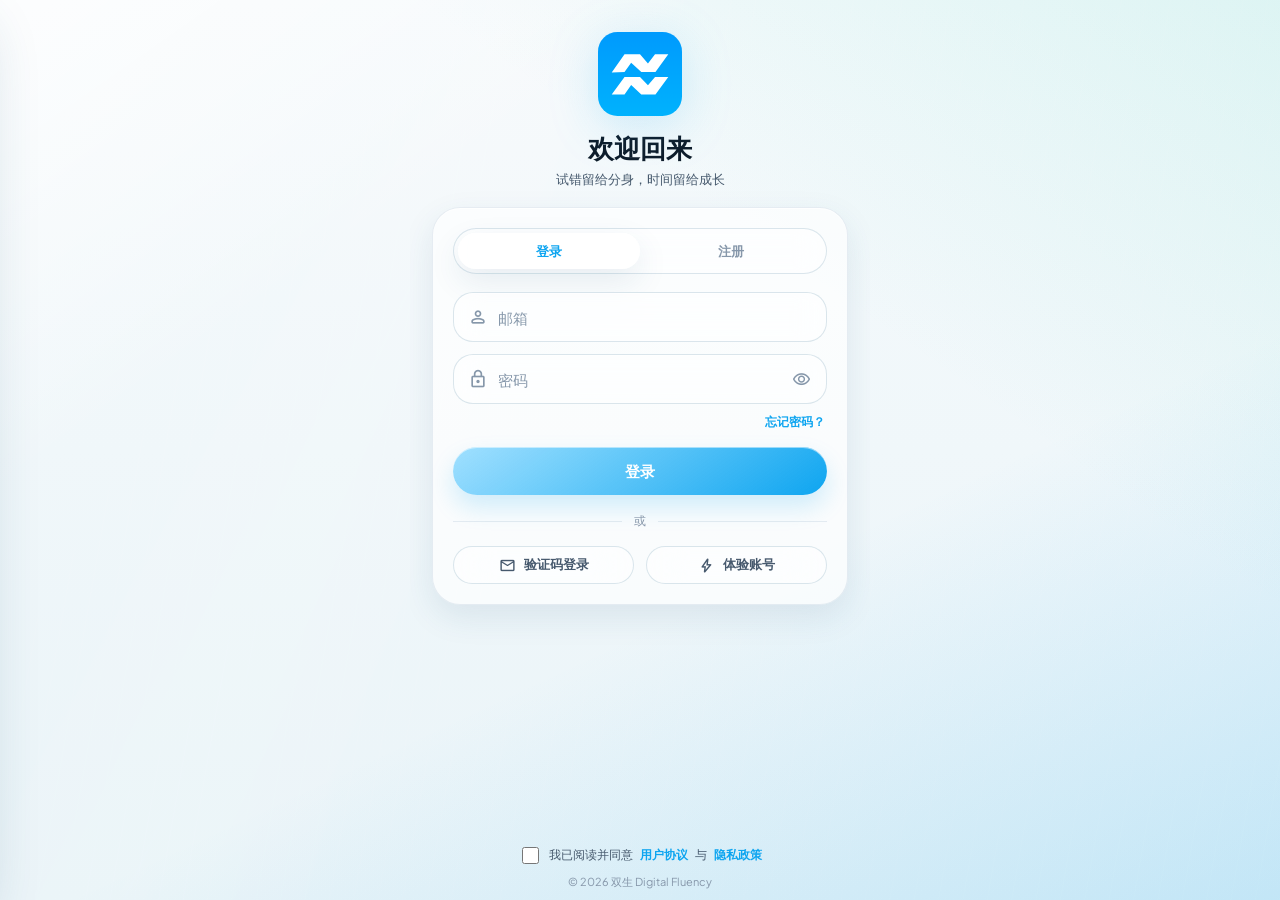
<file: android-app/app/src/main/assets/index.html>
<!DOCTYPE html>
<html lang="zh-CN" data-theme="light">
<head>
<meta charset="utf-8"/>
<meta name="viewport" content="width=device-width, initial-scale=1.0, maximum-scale=1.0, user-scalable=no, viewport-fit=cover"/>
<title>双生 · 学习分身</title>

<link rel="stylesheet" href="css/jakarta.css"/>
<link rel="stylesheet" href="css/material-rounded.css"/>
<link rel="stylesheet" href="css/material-outlined.css"/>
<link rel="stylesheet" href="vendor/katex/katex.min.css"/>
<link rel="stylesheet" href="css/tokens.css"/>
<link rel="stylesheet" href="css/app.css"/>
</head>
<body>

<div id="app-root">
  <!-- 启动页 -->
  <section class="screen active" id="screen-splash">
    <div class="splash-logo">
      <svg viewBox="0 0 190 190" xmlns="http://www.w3.org/2000/svg">
        <defs>
          <linearGradient id="splashGrad" x1="0" x2="0" y1="0" y2="1">
            <stop offset="0%" stop-color="#009AFD"/><stop offset="100%" stop-color="#00B2FD"/>
          </linearGradient>
        </defs>
        <rect fill="url(#splashGrad)" height="190" rx="44" width="190"/>
        <g fill="#FFFFFF">
          <path d="M31 89 L60 49 L95 49 L113 68 L129 49 L159 49 L130 89 L98 89 L75 67 L60 89 Z">
            <animateTransform attributeName="transform" calcMode="spline" dur="3s"
              keySplines="0.45 0.05 0.55 0.95; 0.45 0.05 0.55 0.95" repeatCount="indefinite"
              type="translate" values="0 0; 0 55; 0 0"/>
          </path>
          <path d="M31 144 L60 103 L95 103 L113 124 L129 103 L159 103 L130 143 L98 143 L75 122 L60 143 Z">
            <animateTransform attributeName="transform" calcMode="spline" dur="3s"
              keySplines="0.45 0.05 0.55 0.95; 0.45 0.05 0.55 0.95" repeatCount="indefinite"
              type="translate" values="0 0; 0 -55; 0 0"/>
          </path>
        </g>
      </svg>
      <h1>双生</h1>
    </div>
    <div class="splash-foot">
      <p>试错留给分身 · 时间留给成长</p>
      <div class="splash-bar"></div>
    </div>
  </section>

  <!-- 各功能屏（由 js/app/screens/* 挂载内容） -->
  <section class="screen" id="screen-auth"></section>
  <section class="screen" id="screen-home"></section>
  <section class="screen" id="screen-chat"></section>
  <section class="screen" id="screen-twin-new"></section>
  <section class="screen" id="screen-library"></section>
  <section class="screen" id="screen-route"></section>
  <section class="screen" id="screen-profile"></section>
  <section class="screen" id="screen-review"></section>
  <section class="screen" id="screen-memory"></section>
  <section class="screen" id="screen-blackboard"></section>
  <section class="screen" id="screen-mistakes"></section>
  <section class="screen" id="screen-settings"></section>
</div>

<!-- 抽屉 -->
<div id="drawer"></div>

<!-- 协议 / 隐私 浮层 -->
<div class="doc-overlay" id="overlay-doc">
  <div class="doc-card">
    <header>
      <h2 id="overlay-doc-title">文档</h2>
      <button class="icon-btn" id="overlay-doc-close"><span class="i">close</span></button>
    </header>
    <div class="doc-body hide-scrollbar">
      <div class="doc-content hidden" id="doc-agreement">
        <h3>1. 导言</h3>
        <p>欢迎您使用“双生”软件及相关服务！更新于：2026年6月30日。</p>
        <p>为了更好地为您提供服务，请您在开始使用“双生”软件及相关服务之前，务必审慎阅读、充分理解本协议各项条款，特别是免除或限制责任的条款、隐私保护政策等。</p>
        <h3>2. 账号注册与使用</h3>
        <p>2.1 您需要注册一个账号才能充分使用本软件。您应当保证注册信息的真实性、准确性。</p>
        <p>2.2 您需妥善保管账号密码，不得将账号出借、转让或售卖给他人。因您保管不善导致的任何损失由您自行承担。</p>
        <h3>3. 用户行为规范</h3>
        <p>在使用本软件时，您同意不从事以下行为：</p>
        <ul>
          <li>发布违反国家法律法规的信息；</li>
          <li>侵犯他人隐私权、名誉权、知识产权等合法权益；</li>
          <li>利用软件进行任何形式的诈骗或恶意攻击；</li>
          <li>未经授权获取或滥用系统数据。</li>
        </ul>
      </div>
      <div class="doc-content hidden" id="doc-policy">
        <h3>1. 数据收集</h3>
        <p>生效日期：2026年6月30日。</p>
        <p>为了向您提供我们的服务，我们会收集您在使用双生应用时提供的信息，包括您上传的学习资料、对话内容，以及您自愿提供的其他个人资料。</p>
        <p>我们还会自动收集某些设备和使用信息，例如设备类型、操作系统版本、应用使用时长和崩溃报告，以帮助我们优化应用性能。</p>
        <h3>2. 数据使用</h3>
        <p>我们收集的数据主要用于：</p>
        <ul>
          <li>训练并改进您的专属学习分身；</li>
          <li>提供、维护和改进我们的服务；</li>
          <li>个性化您的学习体验；</li>
          <li>与您沟通服务更新、安全警报和支持消息。</li>
        </ul>
      </div>
      <div style="height:80px"></div>
    </div>
    <div style="padding:12px 20px calc(14px + var(--safe-b));border-top:1px solid var(--line)">
      <button class="btn primary block" id="overlay-doc-agree">已阅读并同意</button>
    </div>
  </div>
</div>

<input id="global-file-input" class="hidden" type="file" multiple/>

<script src="vendor/katex/katex.min.js"></script>
<script src="js/app/markdown.js"></script>
<script src="js/app/api.js"></script>
<script src="js/app/store.js"></script>
<script src="js/app/ui.js"></script>
<script src="js/app/screens/auth.js"></script>
<script src="js/app/screens/home.js"></script>
<script src="js/app/screens/chat.js"></script>
<script src="js/app/screens/twinNew.js"></script>
<script src="js/app/screens/library.js"></script>
<script src="js/app/screens/route.js"></script>
<script src="js/app/screens/profile.js"></script>
<script src="js/app/screens/review.js"></script>
<script src="js/app/screens/memory.js"></script>
<script src="js/app/screens/blackboard.js"></script>
<script src="js/app/screens/mistakes.js"></script>
<script src="js/app/screens/settings.js"></script>
<script src="js/app/main.js"></script>
</body>
</html>
</file>
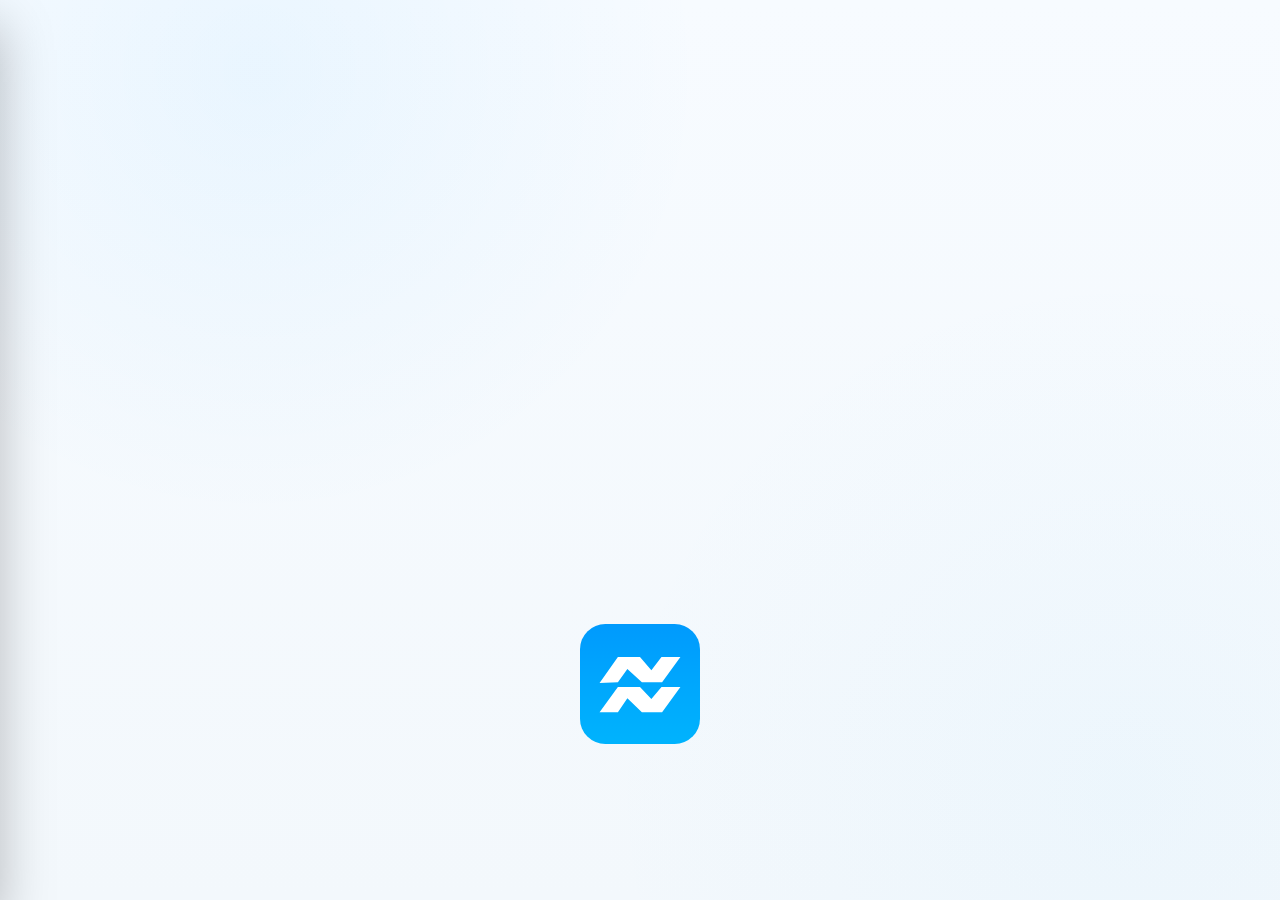
<file: DualShengWebView_FullyLocal/app/src/main/assets/index.html>
<!DOCTYPE html>

<html lang="zh-CN"><head>
<meta charset="utf-8"/>
<meta content="width=device-width, initial-scale=1.0, maximum-scale=1.0, user-scalable=no, viewport-fit=cover" name="viewport"/>
<title>Twin AI - 合并版</title>
<!-- Local assets only: loaded through WebViewAssetLoader appassets domain. -->
<link href="tailwind-local.css" rel="stylesheet"/>
<link href="offline-icons.css" rel="stylesheet"/>
<script defer src="webview-runtime-check.js"></script>
<script defer src="offline-icons.js"></script>
<!-- BEGIN: Tailwind Config -->
<script data-purpose="tailwind-config" id="tailwind-config">
        try {
            tailwind.config = {
                darkMode: "class",
                theme: {
                    extend: {
                        colors: {
                            // Unified Design System Tokens
                            "brand-main-bg": "#F7FBFF",
                            "brand-alt-bg": "#F3F8FC",
                            "brand-surface": "#EEF7FF",
                            "brand-card": "#FFFFFF",
                            "brand-blue": "#0099FD",
                            "brand-dark-blue": "#0077CC",
                            "brand-light-blue": "#E6F4FF",

                            // Original / M3 mappings kept for backwards compatibility where needed
                            "surface-container-highest": "#e4e2e1",
                            "primary-fixed": "#E6F4FF", // Maps to Brand Light Blue
                            "outline-variant": "#bec8d1",
                            "on-tertiary-fixed": "#141d21",
                            "on-tertiary-fixed-variant": "#3f484d",
                            "on-primary-container": "#003852",
                            "on-error-container": "#93000a",
                            "surface-container-high": "#eae7e7",
                            "secondary-fixed-dim": "#c8c6c5",
                            "background": "#F7FBFF",
                            "on-secondary-container": "#656464",
                            "on-surface-variant": "#3e4850",
                            "surface-variant": "#e4e2e1",
                            "on-tertiary": "#ffffff",
                            "on-primary-fixed-variant": "#0077CC",
                            "primary": "#0099FD", // Maps to Brand Blue
                            "tertiary": "#576065",
                            "primary-fixed-dim": "#85cfff",
                            "inverse-primary": "#85cfff",
                            "on-secondary": "#ffffff",
                            "surface-dim": "#dcd9d8",
                            "on-secondary-fixed-variant": "#474646",
                            "secondary": "#5f5e5e",
                            "on-error": "#ffffff",
                            "surface": "#F3F8FC",
                            "surface-tint": "#0099FD",
                            "inverse-surface": "#303030",
                            "tertiary-fixed": "#dbe4ea",
                            "on-primary-fixed": "#001e2e",
                            "inverse-on-surface": "#f3f0ef",
                            "error-container": "#ffdad6",
                            "primary-container": "#E6F4FF",
                            "on-surface": "#1b1c1b",
                            "outline": "#6e7881",
                            "secondary-fixed": "#e5e2e1",
                            "on-background": "#1b1c1b",
                            "surface-container": "#f0edec",
                            "surface-bright": "#fcf9f8",
                            "on-secondary-fixed": "#1c1b1b",
                            "tertiary-container": "#959ea4",
                            "surface-container-lowest": "#ffffff",
                            "secondary-container": "#e5e2e1",
                            "surface-container-low": "#EEF7FF",
                            "on-tertiary-container": "#2d353a",
                            "on-primary": "#ffffff",
                            "tertiary-fixed-dim": "#bfc8ce",
                            "error": "#ba1a1a",
                            "m3-sys-light-primary": "#0099FD",
                            "m3-sys-light-surface-tint": "#0099FD",
                            "m3-sys-light-surface-container-low": "#EEF7FF"
                        },
                        borderRadius: {
                            DEFAULT: "1rem",
                            lg: "2rem",
                            xl: "3rem",
                            full: "9999px"
                        },
                        spacing: {
                            lg: "40px",
                            sm: "12px",
                            "container-margin": "24px",
                            xs: "4px",
                            xl: "64px",
                            md: "24px",
                            gutter: "16px",
                            base: "8px",
                            "margin-mobile": "20px",
                            "margin-desktop": "120px",
                            "safe-bottom": "env(safe-area-inset-bottom)"
                        },
                        fontFamily: {
                            "title-lg": ["Plus Jakarta Sans"],
                            "body-md": ["Plus Jakarta Sans"],
                            "label-sm": ["Plus Jakarta Sans"],
                            "headline-lg-mobile": ["Plus Jakarta Sans"],
                            "headline-lg": ["Plus Jakarta Sans"],
                            "display-lg": ["Plus Jakarta Sans"],
                            "body-lg": ["Plus Jakarta Sans"],
                            "label-lg": ["Plus Jakarta Sans"],
                            "headline-md": ["Plus Jakarta Sans"],
                            "headline-xl": ["Plus Jakarta Sans"],
                            "label-md": ["Plus Jakarta Sans"],
                            sans: ["Plus Jakarta Sans", "sans-serif"]
                        },
                        fontSize: {
                            "label-sm": ["12px", { "lineHeight": "16px", "fontWeight": "500" }],
                            "headline-md": ["24px", { "lineHeight": "32px", "fontWeight": "600" }],
                            "headline-xl": ["48px", { "lineHeight": "56px", "letterSpacing": "-0.02em", "fontWeight": "700" }],
                            "headline-lg": ["32px", { "lineHeight": "40px", "letterSpacing": "-0.01em", "fontWeight": "700" }],
                            "body-lg": ["18px", { "lineHeight": "28px", "fontWeight": "400" }],
                            "label-md": ["14px", { "lineHeight": "20px", "letterSpacing": "0.01em", "fontWeight": "600" }],
                            "headline-lg-mobile": ["28px", { "lineHeight": "36px", "fontWeight": "700" }],
                            "body-md": ["16px", { "lineHeight": "24px", "fontWeight": "400" }]
                        }
                    }
                }
            }
        } catch (_e) { }
    </script>
<!-- END: Tailwind Config -->
<!-- BEGIN: Styles -->
<style data-purpose="auth-styles">
        /* Base View System & Unified Theme */
        html, body {
            width: 100%;
            height: 100vh; /* Fallback */
            min-height: 100dvh;
            margin: 0;
            padding: 0;
            overflow: hidden;
            font-family: 'Plus Jakarta Sans', sans-serif;
            background: radial-gradient(circle at 20% 8%, rgba(0,153,253,0.055), transparent 34%), 
                        radial-gradient(circle at 88% 88%, rgba(77,190,255,0.045), transparent 38%), 
                        linear-gradient(180deg, #F7FBFF 0%, #F3F8FC 100%);
            -webkit-tap-highlight-color: transparent;
        }
        
        .view-screen {
            position: absolute;
            inset: 0;
            display: flex;
            flex-direction: column;
            visibility: hidden;
            opacity: 0;
            pointer-events: none;
            transition: opacity 300ms cubic-bezier(0.2, 0, 0, 1), visibility 300ms step-end;
            z-index: 60;
            width: 100%;
            height: 100%;
        }
        .view-screen.active {
            visibility: visible;
            opacity: 1;
            pointer-events: auto;
            transition: opacity 300ms cubic-bezier(0.2, 0, 0, 1), visibility 0ms;
        }

        /* Splash Screen Animation */
        #screen-splash {
            z-index: 100;
        }
        
        .splash-fade-out {
            opacity: 0;
            pointer-events: none;
            transition: opacity 300ms cubic-bezier(0.2, 0, 0, 1);
        }

        .logo-container {
            transition: transform 300ms cubic-bezier(0.2, 0, 0, 1);
            transform-origin: top center;
        }
        
        .logo-splash {
            transform: translate3d(0, 30vh, 0) scale(1);
        }
        
        .logo-auth {
            transform: translate3d(0, 0, 0) scale(1);
        }

        /* Auth Mode Header (Tab vs Title) */
        .auth-mode-header {
            position: relative;
            height: 56px;
            margin-bottom: 24px;
        }
        
        .mode-header-layer {
            position: absolute;
            inset: 0;
            opacity: 0;
            pointer-events: none;
            transform: translateY(10px);
            transition: opacity 260ms cubic-bezier(0.2, 0, 0, 1), transform 260ms cubic-bezier(0.2, 0, 0, 1);
        }
        
        .mode-header-layer.active {
            opacity: 1;
            pointer-events: auto;
            transform: translateY(0);
        }

        /* Form Viewport & Panels */
        .form-viewport {
            position: relative;
            width: 100%;
            min-height: 380px;
            overflow: visible;
        }

        .auth-panel {
            position: absolute;
            top: 0;
            left: 0;
            width: 100%;
            opacity: 0;
            pointer-events: none;
            transform: translateX(14px) scale(0.985);
            transition: opacity 260ms cubic-bezier(0.2, 0, 0, 1), transform 260ms cubic-bezier(0.2, 0, 0, 1);
        }

        .auth-panel.active {
            opacity: 1;
            pointer-events: auto;
            transform: translateX(0) scale(1);
            position: relative;
        }

        .auth-panel.exiting-left {
            transform: translateX(-14px) scale(0.985);
            position: absolute;
        }
        
        .auth-panel.exiting-right {
            transform: translateX(14px) scale(0.985);
            position: absolute;
        }

        /* Input Styles - Standardized */
        .m3-input {
            height: 52px;
            background-color: var(--tw-colors-brand-surface, #EEF7FF);
            transition: background-color 260ms cubic-bezier(0.2, 0, 0, 1), box-shadow 260ms cubic-bezier(0.2, 0, 0, 1), border-color 260ms cubic-bezier(0.2, 0, 0, 1);
        }
        .m3-input:focus-within {
            background-color: var(--tw-colors-brand-card, #FFFFFF);
            box-shadow: 0 0 0 2px rgba(0, 153, 253, 0.2);
            border-color: #0099FD;
        }

        /* Overlay for Docs */
        .overlay-screen {
            position: fixed;
            inset: 0;
            z-index: 100;
            background: rgba(247, 251, 255, 0.9);
            backdrop-filter: blur(8px);
            display: flex;
            flex-direction: column;
            justify-content: flex-end;
            opacity: 0;
            pointer-events: none;
            transition: opacity 300ms cubic-bezier(0.2, 0, 0, 1);
            width: 100vw;
            height: 100dvh;
        }
        
        .overlay-screen.active {
            opacity: 1;
            pointer-events: auto;
        }

        .overlay-card {
            background: #ffffff;
            border-radius: 28px 28px 0 0;
            height: 90vh;
            transform: translateY(100%);
            transition: transform 300ms cubic-bezier(0.2, 0, 0, 1);
            display: flex;
            flex-direction: column;
            box-shadow: 0 -4px 24px rgba(25,54,84,0.06);
            width: 100%;
            padding-bottom: env(safe-area-inset-bottom);
        }

        .overlay-screen.active .overlay-card {
            transform: translateY(0);
        }
        
        .tab-indicator {
            transition: transform 260ms cubic-bezier(0.2, 0, 0, 1);
            box-shadow: 0 2px 8px rgba(25,54,84,0.06);
        }
        
        .tab-btn {
            color: #3e4850;
            transition: color 260ms cubic-bezier(0.2, 0, 0, 1);
        }
        
        .tab-btn.active {
            color: #0099FD;
        }

        /* Standardized segmented control base */
        .segmented-control-base {
            background-color: var(--tw-colors-brand-surface, #EEF7FF);
            padding: 4px;
            border-radius: 9999px;
            position: relative;
            display: flex;
        }
    </style>
<style data-purpose="app-styles">
        /* Main App Shared Styles */
        .glass-header {
            background: rgba(247, 251, 255, 0.85);
            backdrop-filter: blur(16px);
            -webkit-backdrop-filter: blur(16px);
            border-bottom: 1px solid rgba(0, 153, 253, 0.05);
            z-index: 40;
        }

        /* Unified App Card */
        .app-card {
            background-color: var(--tw-colors-brand-card, #FFFFFF);
            border-radius: 28px;
            box-shadow: 0 4px 16px rgba(25,54,84,0.06);
            border: 1px solid rgba(0, 153, 253, 0.05);
            backdrop-filter: blur(12px);
        }
        
        .app-list-item {
            transition: transform 150ms cubic-bezier(0.2, 0, 0, 1), background-color 150ms cubic-bezier(0.2, 0, 0, 1);
        }
        .app-list-item:active {
            transform: scale(0.985);
            background-color: var(--tw-colors-brand-surface, #EEF7FF);
        }

        .icon-box {
            width: 44px;
            height: 44px;
            border-radius: 14px;
            display: flex;
            align-items: center;
            justify-content: center;
        }

        .hide-scrollbar::-webkit-scrollbar {
            display: none;
        }
        .hide-scrollbar {
            -ms-overflow-style: none;
            scrollbar-width: none;
        }

        /* Screen Transitions */
        .screen {
            position: absolute;
            top: 0;
            left: 0;
            width: 100vw;
            height: 100dvh;
            display: flex;
            flex-direction: column;
            opacity: 0;
            pointer-events: none;
            transition: opacity 240ms cubic-bezier(0.2, 0, 0, 1), transform 280ms cubic-bezier(0.2, 0, 0, 1);
            z-index: 10;
        }

        .screen.active {
            opacity: 1;
            pointer-events: auto;
            z-index: 20;
            transform: translateX(0);
        }
        
        .screen.entering {
            opacity: 1;
            transform: translateX(0);
            pointer-events: auto;
            z-index: 30;
        }
        
        .screen.leaving {
            opacity: 0;
            pointer-events: none;
            z-index: 10;
        }

        /* Sub-screen transition */
        .screen.sub-screen {
            transform: translateX(20px);
        }
        
        .screen.sub-screen.entering {
            transform: translateX(0);
        }

        /* Drawer Transition */
        #drawer-overlay {
            opacity: 0;
            pointer-events: none;
            transition: opacity 240ms cubic-bezier(0.2, 0, 0, 1);
            width: 100vw;
            height: 100dvh;
        }
        #drawer-overlay.active {
            opacity: 1;
            pointer-events: auto;
        }
        #drawer {
            transform: translateX(-100%);
            transition: transform 280ms cubic-bezier(0.2, 0, 0, 1);
            height: 100dvh;
        }
        #drawer.active {
            transform: translateX(0);
        }

        /* Unified AI Mode Switcher (matches login tabs) */
        .mode-switcher-container {
            background-color: var(--tw-colors-brand-surface, #EEF7FF);
            border-radius: 9999px;
            padding: 4px;
            display: flex;
            position: relative;
            box-shadow: inset 0 2px 4px rgba(0,0,0,0.02);
        }
        .mode-indicator {
            position: absolute;
            top: 4px;
            bottom: 4px;
            width: calc(50% - 4px);
            background-color: #ffffff;
            border-radius: 9999px;
            box-shadow: 0 2px 8px rgba(25,54,84,0.06);
            transition: transform 280ms cubic-bezier(0.2, 0, 0, 1);
            pointer-events: none;
        }
        .mode-twin .mode-indicator { transform: translateX(0); }
        .mode-normal .mode-indicator { transform: translateX(100%); }

        .btn-press {
            transition: transform 240ms cubic-bezier(0.2, 0, 0, 1), opacity 240ms cubic-bezier(0.2, 0, 0, 1), background-color 180ms cubic-bezier(0.2, 0, 0, 1);
        }
        .btn-press:active {
            transform: scale(0.96);
            opacity: 0.8;
        }
        
        .transition-colors-fast {
            transition: background-color 180ms cubic-bezier(0.2, 0, 0, 1), color 180ms cubic-bezier(0.2, 0, 0, 1), border-color 180ms cubic-bezier(0.2, 0, 0, 1);
        }

        @media (prefers-reduced-motion: no-preference) {
            .stagger-enter {
                animation: fadeSlideUp 450ms cubic-bezier(0.2, 0, 0, 1) forwards;
                opacity: 0;
            }
            .stagger-1 { animation-delay: 40ms; }
            .stagger-2 { animation-delay: 100ms; }
            .stagger-3 { animation-delay: 160ms; }
            .stagger-4 { animation-delay: 220ms; }
            .stagger-5 { animation-delay: 280ms; }

            @keyframes fadeSlideUp {
                0% { opacity: 0; transform: translateY(12px); }
                100% { opacity: 1; transform: translateY(0); }
            }

            .pulse-dot {
                animation: pulseOpacity 1.5s infinite ease-in-out;
            }
            .pulse-dot-1 { animation-delay: 0s; }
            .pulse-dot-2 { animation-delay: 0.3s; }
            .pulse-dot-3 { animation-delay: 0.6s; }

            @keyframes pulseOpacity {
                0%, 100% { opacity: 0.3; }
                50% { opacity: 1; }
            }
        }
        
        .empty-state-grid {
            display: grid;
            grid-template-columns: repeat(2, 1fr);
            gap: 16px;
        }
        
        .view-container {
            position: relative;
            width: 100%;
            flex: 1;
            display: flex;
            flex-direction: column;
            z-index: 10;
        }
        
        .chat-view, .empty-view {
            position: absolute;
            top: 0;
            left: 0;
            width: 100%;
            height: 100%;
            opacity: 0;
            visibility: hidden;
            pointer-events: none;
            transform: translateY(8px);
            transition: opacity 280ms cubic-bezier(0.2, 0, 0, 1), transform 280ms cubic-bezier(0.2, 0, 0, 1), visibility 280ms;
        }
        
        .chat-view.active, .empty-view.active {
            opacity: 1;
            visibility: visible;
            pointer-events: auto;
            transform: translateY(0);
            position: relative;
        }

        .twin-item-active {
            background-color: transparent;
        }
        
        .conv-item-active {
            background-color: var(--tw-colors-brand-surface, #EEF7FF);
            color: #0099fd !important;
            font-weight: 500;
        }
        
        .conv-item {
            color: #3f4753;
        }
        
        /* Composer Styles */
        .composer-shell {
            background-color: rgba(255, 255, 255, 0.95);
            backdrop-filter: blur(12px);
            border-radius: 32px;
            box-shadow: 0 4px 24px rgba(25,54,84,0.08);
            border: 1px solid rgba(0, 153, 253, 0.06);
            display: flex;
            align-items: center;
            padding: 8px 8px 8px 16px;
            transition: box-shadow 0.2s ease;
        }
        .composer-shell:focus-within {
            box-shadow: 0 6px 32px rgba(0, 153, 253, 0.12);
            border-color: rgba(0, 153, 253, 0.2);
        }
        
        .action-slot {
            width: 44px;
            height: 44px;
            position: relative;
            flex-shrink: 0;
        }
        
        .action-btn {
            position: absolute;
            top: 0;
            left: 0;
            width: 100%;
            height: 100%;
            border-radius: 50%;
            display: flex;
            align-items: center;
            justify-content: center;
            transition: opacity 240ms cubic-bezier(0.2, 0, 0, 1), transform 240ms cubic-bezier(0.2, 0, 0, 1), background-color 180ms cubic-bezier(0.2, 0, 0, 1);
        }
        
        .action-btn.hidden-state {
            opacity: 0;
            transform: scale(0.8);
            pointer-events: none;
        }
        
        .action-btn.active-state {
            opacity: 1;
            transform: scale(1);
            pointer-events: auto;
        }
        
        .voice-btn {
            background-color: var(--tw-colors-brand-surface, #EEF7FF);
            color: #0099FD;
        }
        .voice-btn.listening {
            background-color: #ffdad6;
            color: #ba1a1a;
            animation: pulse-ring 1.5s infinite;
        }
        
        @keyframes pulse-ring {
            0% { box-shadow: 0 0 0 0 rgba(255, 218, 214, 0.7); }
            70% { box-shadow: 0 0 0 10px rgba(255, 218, 214, 0); }
            100% { box-shadow: 0 0 0 0 rgba(255, 218, 214, 0); }
        }

        .send-btn {
            background-color: #0099fd;
            color: white;
        }

        /* Upload Sheet Transition */
        #upload-sheet {
            transform: translateY(100%);
            transition: transform 280ms cubic-bezier(0.2, 0, 0, 1);
            padding-bottom: max(env(safe-area-inset-bottom), 32px);
        }
        #upload-sheet.active {
            transform: translateY(0);
        }
        #upload-overlay {
            opacity: 0;
            pointer-events: none;
            transition: opacity 240ms cubic-bezier(0.2, 0, 0, 1);
            width: 100vw;
            height: 100dvh;
        }
        #upload-overlay.active {
            opacity: 1;
            pointer-events: auto;
        }

        /* Login Wrapper styling */
        #login-wrapper {
            position: fixed;
            inset: 0;
            z-index: 1000;
            width: 100vw;
            height: 100dvh;
            /* background is handled globally */
        }
        
        .composer-container {
            padding-bottom: max(env(safe-area-inset-bottom), 24px);
        }
    </style>
<!-- END: Styles -->
</head>
<body class="text-on-surface relative font-sans selection:bg-brand-light-blue selection:text-brand-dark-blue">
<!-- BEGIN: Main Login Flow Wrapper -->
<div id="login-wrapper">
<!-- ================= SPLASH SCREEN ================= -->
<section class="view-screen active justify-center items-center" id="screen-splash">
<div class="flex flex-col items-center justify-center space-y-md logo-container logo-splash" id="splash-logo-wrap">
<div class="relative w-[120px] h-[120px] mx-auto">
<svg class="w-full h-full drop-shadow-lg" viewbox="0 0 190 190" xmlns="http://www.w3.org/2000/svg">
<defs>
<lineargradient id="logoBgGradient-splash" x1="0" x2="0" y1="0" y2="1">
<stop offset="0%" stop-color="#009AFD"></stop>
<stop offset="50%" stop-color="#00A7FD"></stop>
<stop offset="100%" stop-color="#00B3FD"></stop>
</lineargradient>
</defs>
<rect fill="url(#logoBgGradient-splash)" height="190" rx="40" ry="40" width="190"></rect>
<g fill="#FFFFFF">
<path d="M31 89 L60 49 L95 49 L113 68 L129 49 L159 49 L130 89 L98 89 L75 67 L60 89 Z">
<animatetransform attributename="transform" calcmode="spline" dur="3s" keysplines="0.45 0.05 0.55 0.95; 0.45 0.05 0.55 0.95" repeatcount="indefinite" type="translate" values="0 0; 0 55; 0 0"></animatetransform>
</path>
<path d="M31 144 L60 103 L95 103 L113 124 L129 103 L159 103 L130 143 L98 143 L75 122 L60 143 Z">
<animatetransform attributename="transform" calcmode="spline" dur="3s" keysplines="0.45 0.05 0.55 0.95; 0.45 0.05 0.55 0.95" repeatcount="indefinite" type="translate" values="0 0; 0 -55; 0 0"></animatetransform>
</path>
</g>
</svg>
</div>
<h1 class="text-on-surface tracking-tight mt-sm font-headline-xl text-headline-xl" id="splash-title">双生</h1>
</div>
<div class="absolute bottom-xl left-0 right-0 flex flex-col items-center space-y-lg px-margin-mobile" id="splash-footer">
<p class="text-secondary tracking-widest uppercase font-body-lg text-body-lg">试错留给分身，时间留给成长</p>
<div class="w-48 h-1 bg-surface-container-highest rounded-full overflow-hidden relative">
<div class="absolute inset-0 bg-primary-container rounded-full w-1/2 shadow-[0px_0px_12px_rgba(33,167,230,0.3)]" style="animation: progress-shimmer 2.5s infinite linear; @keyframes progress-shimmer { 0% { transform: translateX(-100%); } 100% { transform: translateX(100%); } }"></div>
</div>
</div>
</section>
<!-- ================= MAIN AUTH FLOW ================= -->
<section class="view-screen overflow-y-auto hide-scrollbar" id="screen-auth">
<div class="w-full max-w-[480px] mx-auto min-h-[100dvh] flex flex-col pt-12 pb-safe-bottom px-margin-mobile">
<div class="flex flex-col items-center text-center mb-8 z-20 w-full shrink-0" id="brand-header">
<div class="mb-sm flex justify-center items-center h-[120px] w-[120px] logo-container" id="brand-logo-dest"></div>
<div class="transition-opacity duration-300" id="brand-text">
<h1 class="font-headline-lg-mobile text-headline-lg-mobile text-on-surface mb-xs font-bold" id="brand-title">欢迎回来</h1>
<p class="font-body-md text-body-md text-on-surface-variant" id="brand-subtitle">试错留给分身，时间留给成长</p>
</div>
</div>
<!-- Unified Auth Card -->
<div class="w-full bg-brand-card rounded-[28px] p-6 shadow-[0_4px_16px_rgba(25,54,84,0.06)] border border-brand-blue/5 mb-8 shrink-0 relative z-10">
<div class="auth-mode-header">
<div class="mode-header-layer active" id="mode-header-tabs">
<div class="segmented-control-base w-full h-full">
<div class="absolute top-1 bottom-1 left-1 w-[calc(50%-4px)] bg-white rounded-full tab-indicator" id="main-tab-indicator" style="transform: translateX(0)"></div>
<button class="flex-1 font-label-md text-label-md rounded-full z-10 font-bold tab-btn active" id="tab-login" onclick="switchAuthState('login_password')">登录</button>
<button class="flex-1 font-label-md text-label-md rounded-full z-10 font-bold tab-btn" id="tab-register" onclick="switchAuthState('register')">注册</button>
</div>
</div>
<div class="mode-header-layer flex items-center justify-between" id="mode-header-sub">
<button class="w-10 h-10 rounded-full flex items-center justify-center bg-brand-surface hover:bg-brand-surface/80 transition-colors" onclick="switchAuthState('login_password')">
<span class="material-symbols-outlined text-on-surface">arrow_back</span>
</button>
<h2 class="font-label-md text-label-md font-bold text-on-surface flex-1 text-center pr-10" id="sub-page-title">验证码登录</h2>
</div>
</div>
<div class="form-viewport" id="auth-viewport">
<!-- Panel: Login Password -->
<div class="auth-panel active" id="panel-login_password">
<form class="space-y-6" onsubmit="event.preventDefault(); authActions.loginPassword();">
<div class="space-y-4">
<div class="relative m3-input rounded-2xl flex items-center group">
<span class="material-symbols-outlined absolute left-4 text-outline group-focus-within:text-brand-blue transition-colors">person</span>
<input class="w-full h-full pl-12 pr-4 bg-transparent border-none rounded-2xl font-body-md text-body-md focus:ring-0 placeholder:text-outline-variant outline-none" id="login-account" placeholder="手机号 / 邮箱" type="text"/>
</div>
<div class="relative m3-input rounded-2xl flex items-center group">
<span class="material-symbols-outlined absolute left-4 text-outline group-focus-within:text-brand-blue transition-colors">lock</span>
<input class="w-full h-full pl-12 pr-12 bg-transparent border-none rounded-2xl font-body-md text-body-md focus:ring-0 placeholder:text-outline-variant outline-none" id="login-password" placeholder="密码" type="password"/>
<button class="absolute right-4 text-outline hover:text-on-surface transition-colors focus:outline-none" onclick="togglePassword('login-password')" type="button">
<span class="material-symbols-outlined" id="login-password-icon">visibility</span>
</button>
</div>
</div>
<div class="flex justify-end px-1">
<a class="font-label-sm text-label-sm text-brand-blue hover:text-brand-dark-blue transition-colors cursor-pointer" onclick="switchAuthState('forgot_password')">忘记密码？</a>
</div>
<button class="w-full h-14 bg-brand-blue text-white font-label-md text-label-md font-bold rounded-full shadow-lg shadow-brand-blue/20 transition-transform active:scale-[0.98] focus:outline-none" id="btn-login-password">登录</button>
</form>
<p class="font-label-sm text-label-sm text-error text-center mt-3 hidden" id="auth-error-login"></p>
<div class="flex items-center my-6">
<div class="flex-1 h-px bg-surface-container-highest"></div>
<span class="px-4 font-label-sm text-label-sm text-outline">或</span>
<div class="flex-1 h-px bg-surface-container-highest"></div>
</div>
<div class="grid grid-cols-2 gap-4">
<button class="flex items-center justify-center gap-2 py-3 rounded-full border border-surface-container-highest text-on-surface-variant font-label-sm text-label-sm hover:bg-brand-surface transition-colors active:scale-[0.98] focus:outline-none" onclick="authActions.unsupported('验证码登录接口尚未接入，当前请使用邮箱密码登录。')">
<span class="material-symbols-outlined text-[20px]">sms</span>验证码登录
                            </button>
<button class="flex items-center justify-center gap-2 py-3 rounded-full border border-surface-container-highest text-on-surface-variant font-label-sm text-label-sm hover:bg-brand-surface transition-colors active:scale-[0.98] focus:outline-none" onclick="authActions.unsupported(`当前连接本地后端：${apiClient.baseUrl}`)">
<span class="material-symbols-outlined text-[20px]">account_circle</span>本地后端
                            </button>
</div>
</div>
<!-- Panel: Register -->
<div class="auth-panel" id="panel-register">
<form class="space-y-6" onsubmit="event.preventDefault(); authActions.register();">
<div class="space-y-4">
<div class="relative m3-input rounded-2xl flex items-center group">
<span class="material-symbols-outlined absolute left-4 text-outline group-focus-within:text-brand-blue transition-colors">person</span>
<input class="w-full h-full pl-12 pr-4 bg-transparent border-none rounded-2xl font-body-md text-body-md focus:ring-0 placeholder:text-outline-variant outline-none" id="register-account" placeholder="邮箱" type="email"/>
</div>
<div class="relative m3-input rounded-2xl flex items-center group">
<span class="material-symbols-outlined absolute left-4 text-outline group-focus-within:text-brand-blue transition-colors">verified_user</span>
<input class="w-full h-full pl-12 pr-[100px] bg-transparent border-none rounded-2xl font-body-md text-body-md focus:ring-0 placeholder:text-outline-variant outline-none" id="register-display-name" placeholder="昵称（可选）" type="text"/>
<button class="absolute right-2 h-9 px-4 bg-brand-light-blue text-brand-blue font-label-sm font-bold rounded-full transition-colors hover:bg-brand-light-blue/80 focus:outline-none" onclick="authActions.unsupported('验证码注册暂未接入，本地阶段使用邮箱密码注册。')" type="button">验证码</button>
</div>
<div class="relative m3-input rounded-2xl flex items-center group">
<span class="material-symbols-outlined absolute left-4 text-outline group-focus-within:text-brand-blue transition-colors">lock</span>
<input class="w-full h-full pl-12 pr-12 bg-transparent border-none rounded-2xl font-body-md text-body-md focus:ring-0 placeholder:text-outline-variant outline-none" id="reg-password" placeholder="设置密码" type="password"/>
<button class="absolute right-4 text-outline hover:text-on-surface transition-colors focus:outline-none" onclick="togglePassword('reg-password')" type="button">
<span class="material-symbols-outlined" id="reg-password-icon">visibility</span>
</button>
</div>
</div>
<button class="w-full h-14 bg-brand-blue text-white font-label-md text-label-md font-bold rounded-full shadow-lg shadow-brand-blue/20 transition-transform active:scale-[0.98] focus:outline-none" id="btn-register">注册</button>
</form>
<p class="font-label-sm text-label-sm text-error text-center mt-3 hidden" id="auth-error-register"></p>
</div>
<!-- Panel: Login SMS -->
<div class="auth-panel" id="panel-login_sms">
<form class="space-y-6 pt-2" onsubmit="event.preventDefault(); authActions.unsupported('验证码登录接口尚未接入，当前请使用邮箱密码登录。')">
<div class="space-y-4">
<div class="relative m3-input rounded-2xl flex items-center group">
<span class="material-symbols-outlined absolute left-4 text-outline group-focus-within:text-brand-blue transition-colors">person</span>
<input class="w-full h-full pl-12 pr-4 bg-transparent border-none rounded-2xl font-body-md text-body-md focus:ring-0 placeholder:text-outline-variant outline-none" placeholder="手机号 / 邮箱" type="text"/>
</div>
<div class="relative m3-input rounded-2xl flex items-center group">
<span class="material-symbols-outlined absolute left-4 text-outline group-focus-within:text-brand-blue transition-colors">sms</span>
<input class="w-full h-full pl-12 pr-[100px] bg-transparent border-none rounded-2xl font-body-md text-body-md focus:ring-0 placeholder:text-outline-variant outline-none" placeholder="验证码" type="text"/>
<button class="absolute right-2 h-9 px-4 bg-brand-light-blue text-brand-blue font-label-sm font-bold rounded-full transition-colors hover:bg-brand-light-blue/80 focus:outline-none" type="button">获取验证码</button>
</div>
</div>
<button class="w-full h-14 bg-brand-blue text-white font-label-md text-label-md font-bold rounded-full shadow-lg shadow-brand-blue/20 transition-transform active:scale-[0.98] focus:outline-none">登录</button>
</form>
</div>
<!-- Panel: Forgot Password -->
<div class="auth-panel" id="panel-forgot_password">
<form class="space-y-6 pt-2" onsubmit="event.preventDefault(); authActions.unsupported('找回密码接口尚未接入，请先使用已注册邮箱密码登录。')">
<div class="space-y-4">
<div class="relative m3-input rounded-2xl flex items-center group">
<span class="material-symbols-outlined absolute left-4 text-outline group-focus-within:text-brand-blue transition-colors">phone_iphone</span>
<div class="absolute left-12 flex items-center gap-1 text-on-surface-variant font-label-md">
<span>+86</span>
<span class="material-symbols-outlined text-sm">arrow_drop_down</span>
</div>
<input class="w-full h-full pl-28 pr-4 bg-transparent border-none rounded-2xl font-body-md text-body-md focus:ring-0 placeholder:text-outline-variant outline-none" placeholder="请输入手机号" type="tel"/>
</div>
<div class="relative m3-input rounded-2xl flex items-center group">
<span class="material-symbols-outlined absolute left-4 text-outline group-focus-within:text-brand-blue transition-colors">verified_user</span>
<input class="w-full h-full pl-12 pr-[100px] bg-transparent border-none rounded-2xl font-body-md text-body-md focus:ring-0 placeholder:text-outline-variant outline-none" placeholder="验证码" type="text"/>
<button class="absolute right-2 h-9 px-4 bg-brand-light-blue text-brand-blue font-label-sm font-bold rounded-full transition-colors hover:bg-brand-light-blue/80 focus:outline-none" type="button">获取验证码</button>
</div>
<div class="relative m3-input rounded-2xl flex items-center group">
<span class="material-symbols-outlined absolute left-4 text-outline group-focus-within:text-brand-blue transition-colors">lock</span>
<input class="w-full h-full pl-12 pr-12 bg-transparent border-none rounded-2xl font-body-md text-body-md focus:ring-0 placeholder:text-outline-variant outline-none" id="reset-pwd-1" placeholder="输入新密码" type="password"/>
</div>
</div>
<button class="w-full h-14 bg-brand-blue text-white font-label-md text-label-md font-bold rounded-full shadow-lg shadow-brand-blue/20 transition-transform active:scale-[0.98] focus:outline-none">确定重置</button>
</form>
</div>
</div>
</div>
<footer class="w-full flex flex-col items-center pb-4 mt-auto shrink-0 z-10" id="auth-footer">
<div class="flex items-center justify-center gap-2 mb-2">
<input class="rounded text-brand-blue focus:ring-brand-blue/50 border-outline-variant cursor-pointer transition-colors w-4 h-4" id="terms" type="checkbox"/>
<label class="font-label-sm text-label-sm text-on-surface-variant cursor-pointer flex flex-wrap justify-center items-center" for="terms">
                        我已阅读并同意 
                        <a class="text-brand-blue hover:text-brand-dark-blue mx-1" onclick="openDocOverlay('agreement')">用户协议</a> 与 
                        <a class="text-brand-blue hover:text-brand-dark-blue mx-1" onclick="openDocOverlay('policy')">隐私政策</a>
</label>
</div>
<p class="font-label-sm text-label-sm text-outline text-center">© 2026年6月30日 双生 Digital Fluency. All rights reserved.</p>
</footer>
</div>
</section>
<!-- ================= DOCUMENT OVERLAY ================= -->
<div class="overlay-screen" id="overlay-doc">
<div class="overlay-card relative flex flex-col mt-auto mx-auto max-w-[800px]">
<header class="flex justify-between items-center px-6 h-16 w-full shrink-0 border-b border-surface-container-highest/50">
<div class="w-10 h-10"></div>
<h2 class="font-headline-md text-[20px] font-bold text-on-surface" id="overlay-title">文档</h2>
<button class="w-10 h-10 rounded-full flex items-center justify-center hover:bg-brand-surface transition-colors focus:outline-none" onclick="closeDocOverlay()">
<span class="material-symbols-outlined text-on-surface-variant">close</span>
</button>
</header>
<main class="flex-1 overflow-y-auto p-6 hide-scrollbar relative">
<div class="doc-content hidden" id="doc-agreement">
<section class="mb-8">
<h3 class="font-body-lg text-[18px] text-on-surface font-semibold mb-3">1. 导言</h3>
<p class="font-body-md text-[15px] text-on-surface-variant mb-2 leading-relaxed">欢迎您使用“双生”软件及相关服务！更新于：2026年6月30日</p>
<p class="font-body-md text-[15px] text-on-surface-variant leading-relaxed">为了更好地为您提供服务，请您在开始使用“双生”软件及相关服务之前，务必审慎阅读、充分理解本协议各项条款，特别是免除或限制责任的条款、隐私保护政策等。</p>
</section>
<section class="mb-8">
<h3 class="font-body-lg text-[18px] text-on-surface font-semibold mb-3">2. 账号注册与使用</h3>
<p class="font-body-md text-[15px] text-on-surface-variant mb-2 leading-relaxed">2.1 您需要注册一个账号才能充分使用本软件。您应当保证注册信息的真实性、准确性。</p>
<p class="font-body-md text-[15px] text-on-surface-variant leading-relaxed">2.2 您需妥善保管账号密码，不得将账号出借、转让或售卖给他人。因您保管不善导致的任何损失由您自行承担。</p>
</section>
<section class="mb-8">
<h3 class="font-body-lg text-[18px] text-on-surface font-semibold mb-3">3. 用户行为规范</h3>
<p class="font-body-md text-[15px] text-on-surface-variant mb-2 leading-relaxed">在使用本软件时，您同意不从事以下行为：</p>
<ul class="list-disc list-outside pl-5 font-body-md text-[15px] text-on-surface-variant space-y-1">
<li>发布违反国家法律法规的信息；</li>
<li>侵犯他人隐私权、名誉权、知识产权等合法权益；</li>
<li>利用软件进行任何形式的诈骗或恶意攻击；</li>
<li>未经授权获取或滥用系统数据。</li>
</ul>
</section>
</div>
<div class="doc-content hidden" id="doc-policy">
<section class="mb-8">
<h3 class="font-headline-md text-[18px] text-on-surface mb-3 font-semibold">1. 数据收集 (Data Collection)</h3>
<div class="font-body-md text-[15px] text-on-surface-variant space-y-2 leading-relaxed">
<p>生效日期：2026年6月30日</p>
<p>为了向您提供我们的服务，我们会收集您在使用双生应用时提供的信息。这可能包括但不限于您的姓名、电子邮件地址、联系方式以及您自愿提供的其他个人资料。</p>
<p>我们还会自动收集某些设备和使用信息，例如您的IP地址、设备类型、操作系统版本、应用使用时长和崩溃报告，以帮助我们优化应用性能并改善用户体验。</p>
</div>
</section>
<section class="mb-8">
<h3 class="font-headline-md text-[18px] text-on-surface mb-3 font-semibold">2. 数据使用 (Data Usage)</h3>
<div class="font-body-md text-[15px] text-on-surface-variant space-y-2 leading-relaxed">
<p>我们收集的数据主要用于：</p>
<ul class="list-disc pl-5 space-y-1">
<li>提供、维护和改进我们的服务。</li>
<li>个性化您的应用体验。</li>
<li>与您沟通关于服务更新、安全警报和支持消息。</li>
<li>分析应用的使用情况，以了解用户偏好并进行研究。</li>
</ul>
</div>
</section>
</div>
<div class="h-24"></div>
</main>
<div class="absolute bottom-0 left-0 w-full bg-white/80 backdrop-blur-md pt-4 pb-safe-bottom px-6 border-t border-surface-container-highest/30 shrink-0">
<button class="w-full h-14 mb-4 bg-brand-blue text-white font-label-md text-[16px] font-bold rounded-full shadow-lg shadow-brand-blue/20 active:scale-[0.98] transition-transform flex items-center justify-center focus:outline-none" onclick="closeDocOverlay(true)">
                    已阅读并同意
                </button>
</div>
</div>
</div>
</div>
<!-- END: Main Login Flow Wrapper -->
<!-- BEGIN: Main App Drawer Sidebar -->
<div class="fixed inset-0 bg-on-surface/20 z-[100] backdrop-blur-sm" id="drawer-overlay" onclick="app.closeDrawer()"></div>
<div class="fixed inset-y-0 left-0 w-[82vw] max-w-[320px] bg-brand-card z-[101] shadow-2xl flex flex-col hide-scrollbar overflow-y-auto rounded-r-[24px]" id="drawer">
<div class="p-6 pb-4">
<div class="flex items-center gap-3 mb-6">
<div class="w-8 h-8 rounded-lg bg-brand-blue text-white flex items-center justify-center">
<span class="material-symbols-rounded text-[20px]">group</span>
</div>
<h2 class="text-[20px] font-semibold text-on-surface">双生</h2>
<span class="text-[12px] text-on-surface-variant ml-auto">你的学习分身</span>
</div>
</div>
<div class="px-4 flex-1 overflow-y-auto" id="sidebar-twins-list">
<!-- Rendered via JS -->
</div>
<div class="p-4 border-t border-brand-blue/5 space-y-2 mt-auto pb-safe-bottom">
<button class="w-full flex items-center gap-3 p-3 rounded-[16px] bg-brand-light-blue text-brand-dark-blue btn-press focus:outline-none transition-colors-fast" onclick="app.navigate('create-twin'); app.closeDrawer()">
<span class="material-symbols-rounded text-[20px]">add</span>
<span class="font-medium text-[15px]">新建分身</span>
</button>
<button class="w-full flex items-center gap-3 p-3 rounded-[16px] hover:bg-brand-surface text-on-surface-variant btn-press focus:outline-none transition-colors-fast" onclick="app.navigate('settings'); app.closeDrawer()">
<span class="material-symbols-rounded text-[20px]">settings</span>
<span class="font-medium text-[15px]">设置</span>
</button>
</div>
</div>
<!-- END: Main App Drawer Sidebar -->
<!-- BEGIN: Main App Upload Sheet -->
<div class="fixed inset-0 bg-on-surface/20 z-[110] backdrop-blur-sm" id="upload-overlay" onclick="app.toggleUploadSheet(false)"></div>
<div class="fixed bottom-0 left-0 w-full bg-brand-card z-[111] shadow-[0_-8px_30px_rgba(25,54,84,0.12)] flex flex-col rounded-t-[32px] px-6 py-8" id="upload-sheet">
<div class="w-12 h-1.5 bg-outline-variant/40 rounded-full mx-auto mb-6"></div>
<h3 class="text-[18px] font-semibold text-on-surface mb-6 text-center">发送内容或上传文件</h3>
<div class="grid grid-cols-4 gap-4 max-w-[400px] mx-auto w-full">
<button class="flex flex-col items-center gap-2 btn-press focus:outline-none" onclick="app.toggleUploadSheet(false); app.navigate('upload-material')">
<div class="w-14 h-14 rounded-[20px] bg-blue-50 text-brand-blue flex items-center justify-center shadow-sm">
<span class="material-symbols-rounded text-[28px]">description</span>
</div>
<span class="text-[12px] font-medium text-on-surface-variant">文档</span>
</button>
<button class="flex flex-col items-center gap-2 btn-press focus:outline-none" onclick="app.toggleUploadSheet(false); alert('图片上传可保存到资料库，当前版本暂不自动解析图片内容。')">
<div class="w-14 h-14 rounded-[20px] bg-green-50 text-green-500 flex items-center justify-center shadow-sm">
<span class="material-symbols-rounded text-[28px]">image</span>
</div>
<span class="text-[12px] font-medium text-on-surface-variant">图片</span>
</button>
<button class="flex flex-col items-center gap-2 btn-press focus:outline-none" onclick="app.toggleUploadSheet(false); alert('音频上传可保存到资料库，当前版本暂不自动转写。')">
<div class="w-14 h-14 rounded-[20px] bg-purple-50 text-purple-500 flex items-center justify-center shadow-sm">
<span class="material-symbols-rounded text-[28px]">mic</span>
</div>
<span class="text-[12px] font-medium text-on-surface-variant">录音</span>
</button>
<button class="flex flex-col items-center gap-2 btn-press focus:outline-none" onclick="app.toggleUploadSheet(false); alert('拍照上传待接入相机流程，请先使用文件选择。')">
<div class="w-14 h-14 rounded-[20px] bg-orange-50 text-orange-500 flex items-center justify-center shadow-sm">
<span class="material-symbols-rounded text-[28px]">camera_alt</span>
</div>
<span class="text-[12px] font-medium text-on-surface-variant">拍照</span>
</button>
</div>
</div>
<!-- END: Main App Upload Sheet -->
<!-- BEGIN: Main Chat Screens -->
<div class="screen" id="screen-main-chat">
<header class="w-full flex justify-between items-center px-4 h-[64px] glass-header shrink-0 stagger-enter stagger-1">
<div class="flex items-center gap-3">
<button class="p-2 -ml-2 rounded-full hover:bg-brand-surface text-on-surface btn-press focus:outline-none transition-colors-fast" onclick="app.toggleDrawer(true)">
<span class="material-symbols-rounded text-[24px]">menu</span>
</button>
<div class="w-10 h-10 rounded-full bg-brand-light-blue flex items-center justify-center">
<span class="material-symbols-rounded text-brand-blue text-[20px]" id="main-header-icon">functions</span>
</div>
<div class="flex flex-col">
<div class="flex items-center gap-1">
<h1 class="text-[16px] font-semibold text-on-surface leading-tight" id="main-header-title">数学学习分身</h1>
<span class="material-symbols-rounded text-brand-blue text-[16px]" style="font-variation-settings: 'FILL' 1;">verified</span>
</div>
<div class="text-[11px] text-green-600 flex items-center gap-1">
<div class="w-1.5 h-1.5 rounded-full bg-green-500"></div> 在线 · 随时为你解答疑难
                </div>
</div>
</div>
<div class="flex items-center gap-1">
<button class="p-2 rounded-full hover:bg-brand-surface text-on-surface-variant btn-press focus:outline-none transition-colors-fast">
<span class="material-symbols-rounded text-[24px]">notifications</span>
</button>
<button class="p-2 rounded-full hover:bg-brand-surface text-on-surface-variant btn-press focus:outline-none transition-colors-fast">
<span class="material-symbols-rounded text-[24px]">more_vert</span>
</button>
</div>
</header>
<main class="flex-1 overflow-y-auto hide-scrollbar pt-4 pb-40 px-4 md:px-lg flex flex-col items-center w-full relative z-10">
<div class="w-full max-w-[800px] mx-auto flex flex-col items-center">
<div class="w-full max-w-2xl app-card rounded-full py-2.5 px-6 mb-8 flex justify-center items-center stagger-enter stagger-2">
<div class="flex items-center justify-center w-full text-on-surface-variant text-[13px] font-medium flex-wrap gap-x-4 gap-y-2">
<span class="flex items-center gap-1.5 cursor-pointer hover:text-brand-blue transition-colors-fast" onclick="app.navigate('twin-library')"><span class="material-symbols-rounded text-[16px] text-brand-blue">description</span> 已学习 12 份资料</span>
<span class="text-outline-variant/30 hidden sm:inline">|</span>
<span class="flex items-center gap-1.5 cursor-pointer hover:text-brand-blue transition-colors-fast" onclick="app.navigate('mistake-review')"><span class="material-symbols-rounded text-[16px] text-brand-blue">track_changes</span> 发现 5 个薄弱点</span>
<span class="text-outline-variant/30 hidden sm:inline">|</span>
<span class="flex items-center gap-1.5"><span class="material-symbols-rounded text-[16px] text-brand-blue">sync</span> 最近同步 刚刚</span>
</div>
</div>
<div class="view-container w-full">
<div class="empty-view active flex flex-col items-center w-full mt-4" id="main-empty-view">
<div class="w-24 h-24 rounded-[32px] bg-gradient-to-br from-[#4DBEFF] to-brand-blue flex items-center justify-center mb-6 shadow-lg shadow-brand-blue/20 relative" id="empty-state-icon-container">
<span class="material-symbols-rounded text-[44px] text-white absolute" id="empty-state-icon">functions</span>
</div>
<h2 class="text-[24px] font-bold text-on-surface mb-2 text-center">欢迎回来，<br/><span class="text-brand-blue" id="empty-state-title">数学学习分身</span>已准备好</h2>
<p class="text-[14px] text-on-surface-variant text-center mb-10">上传资料、提出问题，<br/>或让分身给你生成学习路线</p>
<div class="empty-state-grid w-full">
<button class="app-card p-5 text-left flex flex-col gap-3 btn-press transition-colors-fast hover:border-brand-blue/20 border border-transparent focus:outline-none" onclick="app.navigate('upload-material')">
<div class="icon-box bg-blue-50 text-blue-500 mb-1">
<span class="material-symbols-rounded text-[24px]">cloud_upload</span>
</div>
<div>
<h3 class="font-semibold text-[15px] text-on-surface mb-1">上传资料训练</h3>
<p class="text-[12px] text-on-surface-variant leading-tight">让分身更懂你</p>
</div>
</button>
<button class="app-card p-5 text-left flex flex-col gap-3 btn-press transition-colors-fast hover:border-brand-blue/20 border border-transparent focus:outline-none" onclick="app.navigate('learning-route')">
<div class="icon-box bg-green-50 text-green-600 mb-1">
<span class="material-symbols-rounded text-[24px]">route</span>
</div>
<div>
<h3 class="font-semibold text-[15px] text-on-surface mb-1">今日学习路线</h3>
<p class="text-[12px] text-on-surface-variant leading-tight">智能规划任务</p>
</div>
</button>
<button class="app-card p-5 text-left flex flex-col gap-3 btn-press transition-colors-fast hover:border-brand-blue/20 border border-transparent focus:outline-none" onclick="app.navigate('blackboard')">
<div class="icon-box bg-purple-50 text-purple-500 mb-1">
<span class="material-symbols-rounded text-[24px]">cast_for_education</span>
</div>
<div>
<h3 class="font-semibold text-[15px] text-on-surface mb-1">黑板演示讲解</h3>
<p class="text-[12px] text-on-surface-variant leading-tight">分步骤直观推导</p>
</div>
</button>
<button class="app-card p-5 text-left flex flex-col gap-3 btn-press transition-colors-fast hover:border-brand-blue/20 border border-transparent focus:outline-none" onclick="app.navigate('mistake-review')">
<div class="icon-box bg-orange-50 text-orange-500 mb-1">
<span class="material-symbols-rounded text-[24px]">fact_check</span>
</div>
<div>
<h3 class="font-semibold text-[15px] text-on-surface mb-1">整理近期错题</h3>
<p class="text-[12px] text-on-surface-variant leading-tight">生成巩固练习</p>
</div>
</button>
</div>
</div>
<div class="chat-view flex flex-col w-full space-y-6" id="main-chat-view">
<div class="flex justify-end w-full stagger-enter stagger-3">
<div class="max-w-[85%] bg-brand-surface text-on-surface p-4 rounded-[24px] rounded-tr-[8px] text-[15px] leading-relaxed border border-brand-blue/5 shadow-sm" id="chat-user-msg">
                            拉普拉斯变换复习
                        </div>
</div>
<div class="flex flex-col gap-3 w-full stagger-enter stagger-4">
<div class="flex gap-3 items-start">
<div class="w-10 h-10 rounded-full bg-brand-light-blue shrink-0 flex items-center justify-center shadow-sm">
<span class="material-symbols-rounded text-brand-blue text-[20px]" id="chat-twin-icon">functions</span>
</div>
<div class="flex-1 app-card p-5 rounded-tl-[8px]">
<p class="text-[15px] text-on-surface leading-relaxed mb-4">
                                    建议按‘理解概念 → 掌握方法 → 灵活应用’的顺序学习，会更高效。我为你规划了如下学习路径：<br/>
                                    1. 基础概念与定义<br/>
                                    2. 常见变换对<br/>
                                    3. 反变换方法...
                                </p>
<div class="flex flex-wrap gap-2">
<span class="px-3 py-1 bg-brand-light-blue/50 text-brand-dark-blue text-[12px] rounded-full font-medium flex items-center gap-1"><span class="material-symbols-rounded text-[14px]">description</span>来自你的资料</span>
<span class="px-3 py-1 bg-brand-light-blue/50 text-brand-dark-blue text-[12px] rounded-full font-medium flex items-center gap-1"><span class="material-symbols-rounded text-[14px]">memory</span>已更新分身记忆</span>
</div>
</div>
</div>
<div class="flex flex-wrap gap-2 ml-13 pl-13">
<button class="px-4 py-2 bg-brand-card border border-brand-blue/10 rounded-[16px] text-[13px] font-medium text-on-surface-variant hover:bg-brand-surface btn-press shadow-sm transition-colors-fast focus:outline-none" onclick="app.navigate('learning-route')">学习路线</button>
<button class="px-4 py-2 bg-brand-card border border-brand-blue/10 rounded-[16px] text-[13px] font-medium text-on-surface-variant hover:bg-brand-surface btn-press shadow-sm transition-colors-fast focus:outline-none" onclick="app.navigate('blackboard')">黑板演示</button>
<button class="px-4 py-2 bg-brand-card border border-brand-blue/10 rounded-[16px] text-[13px] font-medium text-on-surface-variant hover:bg-brand-surface btn-press shadow-sm transition-colors-fast focus:outline-none" onclick="app.navigate('upload-material')">补充资料</button>
</div>
</div>
<div class="flex flex-col gap-3 w-full stagger-enter stagger-5 hidden" id="loading-message">
<div class="flex gap-3 items-start">
<div class="w-10 h-10 rounded-full bg-brand-light-blue shrink-0 flex items-center justify-center">
<span class="material-symbols-rounded text-brand-blue text-[20px] animate-spin">sync</span>
</div>
<div class="flex-1 app-card p-5 rounded-tl-[8px]">
<div class="flex gap-1 items-center">
<div class="w-2 h-2 bg-brand-blue rounded-full pulse-dot pulse-dot-1"></div>
<div class="w-2 h-2 bg-brand-blue rounded-full pulse-dot pulse-dot-2"></div>
<div class="w-2 h-2 bg-brand-blue rounded-full pulse-dot pulse-dot-3"></div>
<span class="ml-2 text-[14px] text-on-surface-variant">分身正在思考中...</span>
</div>
</div>
</div>
</div>
</div>
</div>
</div>
</main>
<div class="absolute bottom-0 left-0 w-full bg-gradient-to-t from-[#F7FBFF] via-[#F7FBFF] to-transparent pt-16 z-50 flex flex-col items-center pointer-events-none stagger-enter stagger-5 composer-container px-4 md:px-lg">
<div class="pointer-events-auto w-full max-w-[800px] flex flex-col items-center">
<!-- Unified Mode Switcher -->
<div class="segmented-control-base w-48 mb-4 mode-twin shadow-sm" id="ai-mode-switcher">
<div class="mode-indicator"></div>
<button class="relative z-10 text-[13px] font-semibold flex-1 py-1.5 text-center focus:outline-none transition-colors duration-300 text-brand-blue" onclick="app.setMode('twin')">分身 AI</button>
<button class="relative z-10 text-[13px] font-semibold flex-1 py-1.5 text-center focus:outline-none transition-colors duration-300 text-on-surface-variant" onclick="app.setMode('normal')">普通 AI</button>
</div>
<div class="w-full composer-shell relative">
<button class="p-2 text-on-surface-variant hover:text-brand-blue transition-colors-fast focus:outline-none rounded-full shrink-0 btn-press" onclick="app.toggleUploadSheet(true)">
<span class="material-symbols-rounded text-[24px]">add</span>
</button>
<div class="flex-1 px-2">
<input class="w-full bg-transparent border-none focus:ring-0 text-[15px] text-on-surface placeholder:text-outline-variant/60 outline-none" id="chat-input" oninput="app.handleInput()" onkeypress="app.handleInputKeypress(event)" placeholder="输入你的问题或学习需求..." type="text"/>
</div>
<div class="action-slot">
<button class="action-btn voice-btn active-state btn-press focus:outline-none" id="btn-voice" onclick="app.toggleVoice()">
<span class="material-symbols-rounded text-[22px]">mic</span>
</button>
<button class="action-btn send-btn hidden-state btn-press focus:outline-none" id="btn-send" onclick="app.sendMessage()">
<span class="material-symbols-rounded text-[22px]" style="font-variation-settings: 'FILL' 1;">arrow_upward</span>
</button>
</div>
</div>
<p class="text-[11px] text-outline-variant mt-3 text-center opacity-60 pb-2">Shift + Enter 换行，Enter 发送</p>
</div>
</div>
</div>
<!-- SETTINGS SCREEN -->
<div class="screen sub-screen" id="screen-settings">
<header class="w-full flex justify-between items-center px-4 h-[64px] glass-header shrink-0">
<div class="flex items-center gap-2">
<button class="p-2 -ml-2 rounded-full hover:bg-brand-surface text-on-surface btn-press focus:outline-none transition-colors-fast" onclick="app.navigate('main-chat')">
<span class="material-symbols-rounded text-[24px]">arrow_back_ios_new</span>
</button>
<h1 class="text-[18px] font-semibold text-on-surface">设置</h1>
</div>
</header>
<main class="flex-1 overflow-y-auto hide-scrollbar p-4 w-full">
<div class="max-w-[800px] mx-auto w-full pb-safe-bottom">
<div class="app-card overflow-hidden mb-6">
<div class="p-4 border-b border-brand-blue/5 flex items-center justify-between">
<div class="flex items-center gap-3">
<span class="material-symbols-rounded text-brand-blue">person</span>
<span class="font-medium text-on-surface">个人资料</span>
</div>
<span class="material-symbols-rounded text-outline-variant">chevron_right</span>
</div>
<div class="p-4 border-b border-brand-blue/5 flex items-center justify-between">
<div class="flex items-center gap-3">
<span class="material-symbols-rounded text-brand-blue">security</span>
<span class="font-medium text-on-surface">账号与安全</span>
</div>
<span class="material-symbols-rounded text-outline-variant">chevron_right</span>
</div>
<div class="p-4 flex items-center justify-between">
<div class="flex items-center gap-3">
<span class="material-symbols-rounded text-brand-blue">palette</span>
<span class="font-medium text-on-surface">偏好设置</span>
</div>
<span class="material-symbols-rounded text-outline-variant">chevron_right</span>
</div>
</div>
<button class="w-full py-4 bg-brand-card border border-error/20 text-error font-medium rounded-2xl shadow-sm btn-press mb-8 focus:outline-none">
                退出登录
            </button>
</div>
</main>
</div>
<!-- Create Twin Screen -->
<div class="screen sub-screen" id="screen-create-twin">
<header class="w-full flex justify-between items-center px-4 h-[64px] glass-header shrink-0">
<div class="flex items-center gap-2">
<button class="p-2 -ml-2 rounded-full hover:bg-brand-surface text-on-surface btn-press focus:outline-none transition-colors-fast" onclick="app.navigate('main-chat')">
<span class="material-symbols-rounded text-[24px]">arrow_back_ios_new</span>
</button>
<h1 class="text-[18px] font-semibold text-on-surface">新建分身</h1>
</div>
</header>
<main class="flex-1 overflow-y-auto hide-scrollbar p-4 w-full">
<div class="max-w-[800px] mx-auto w-full pb-safe-bottom">
<div class="app-card p-6 mb-6">
<h2 class="text-lg font-semibold mb-4">基本信息</h2>
<div class="mb-4">
<label class="block text-sm font-medium text-on-surface-variant mb-1">分身名称</label>
<input class="w-full p-3 rounded-xl border border-outline-variant/40 bg-brand-main-bg focus:border-brand-blue focus:ring-1 focus:ring-brand-blue outline-none" placeholder="例如：考研复习分身" type="text"/>
</div>
<div class="mb-4">
<label class="block text-sm font-medium text-on-surface-variant mb-1">学习方向</label>
<select class="w-full p-3 rounded-xl border border-outline-variant/40 bg-brand-main-bg focus:border-brand-blue focus:ring-1 focus:ring-brand-blue outline-none">
<option>请选择方向</option>
<option>数学</option>
<option>英语</option>
<option>编程</option>
</select>
</div>
<div>
<label class="block text-sm font-medium text-on-surface-variant mb-1">学习目标</label>
<textarea class="w-full p-3 rounded-xl border border-outline-variant/40 bg-brand-main-bg focus:border-brand-blue focus:ring-1 focus:ring-brand-blue outline-none" placeholder="描述你希望这个分身帮你达成什么目标..." rows="3"></textarea>
</div>
</div>
<button class="w-full py-4 bg-brand-blue text-white font-medium rounded-2xl shadow-md btn-press focus:outline-none" onclick="app.createTwinFromForm()">
                创建并开始
            </button>
</div>
</main>
</div>
<!-- Upload Material Screen -->
<div class="screen sub-screen" id="screen-upload-material">
<header class="w-full flex justify-between items-center px-4 h-[64px] glass-header shrink-0">
<div class="flex items-center gap-2">
<button class="p-2 -ml-2 rounded-full hover:bg-brand-surface text-on-surface btn-press focus:outline-none transition-colors-fast" onclick="app.navigate('main-chat')">
<span class="material-symbols-rounded text-[24px]">arrow_back_ios_new</span>
</button>
<h1 class="text-[18px] font-semibold text-on-surface">上传资料</h1>
</div>
</header>
<main class="flex-1 overflow-y-auto hide-scrollbar p-4 w-full">
<div class="max-w-[800px] mx-auto w-full pb-safe-bottom">
<div class="border-2 border-dashed border-brand-blue/30 rounded-[28px] p-8 text-center flex flex-col items-center justify-center mb-6 bg-brand-card/50">
<div class="w-16 h-16 rounded-full bg-brand-light-blue text-brand-blue flex items-center justify-center mb-4">
<span class="material-symbols-rounded text-[32px]">upload_file</span>
</div>
<h3 class="text-base font-semibold mb-2">点击或拖拽文件到这里</h3>
<p class="text-sm text-on-surface-variant mb-4">支持 PDF, Word, 图片等格式</p>
<button class="px-6 py-2 bg-brand-blue text-white rounded-full font-medium btn-press focus:outline-none">选择文件</button>
</div>
<h3 class="text-sm font-semibold text-on-surface-variant mb-3">上传队列 (1)</h3>
<div class="app-card p-4 flex items-center gap-4">
<div class="w-10 h-10 rounded-lg bg-blue-50 text-blue-500 flex items-center justify-center shrink-0">
<span class="material-symbols-rounded">picture_as_pdf</span>
</div>
<div class="flex-1 min-w-0">
<div class="flex justify-between mb-1">
<span class="text-sm font-medium truncate">高等数学_第七版_上册.pdf</span>
<span class="text-xs text-brand-blue font-medium">45%</span>
</div>
<div class="w-full h-1.5 bg-brand-surface rounded-full overflow-hidden">
<div class="h-full bg-brand-blue rounded-full" style="width: 45%"></div>
</div>
</div>
<button class="p-1 text-outline-variant hover:text-error focus:outline-none"><span class="material-symbols-rounded text-[20px]">close</span></button>
</div>
</div>
</main>
</div>
<!-- Twin Library Screen -->
<div class="screen sub-screen" id="screen-twin-library">
<header class="w-full flex justify-between items-center px-4 h-[64px] glass-header shrink-0">
<div class="flex items-center gap-2">
<button class="p-2 -ml-2 rounded-full hover:bg-brand-surface text-on-surface btn-press focus:outline-none transition-colors-fast" onclick="app.navigate('main-chat')">
<span class="material-symbols-rounded text-[24px]">arrow_back_ios_new</span>
</button>
<h1 class="text-[18px] font-semibold text-on-surface">资料库</h1>
</div>
<button class="p-2 rounded-full hover:bg-brand-surface text-brand-blue btn-press focus:outline-none transition-colors-fast" onclick="app.navigate('upload-material')">
<span class="material-symbols-rounded">add</span>
</button>
</header>
<main class="flex-1 overflow-y-auto hide-scrollbar p-4 w-full">
<div class="max-w-[800px] mx-auto w-full pb-safe-bottom">
<div class="relative mb-6">
<span class="material-symbols-rounded absolute left-4 top-1/2 -translate-y-1/2 text-outline-variant">search</span>
<input class="w-full pl-12 pr-4 py-3 rounded-2xl border-none bg-brand-card shadow-[0_2px_8px_rgba(25,54,84,0.04)] focus:ring-2 focus:ring-brand-blue outline-none" placeholder="搜索资料..." type="text"/>
</div>
<div class="flex gap-2 overflow-x-auto hide-scrollbar mb-6">
<button class="px-4 py-1.5 rounded-full bg-brand-blue text-white text-sm font-medium shrink-0 focus:outline-none">全部</button>
<button class="px-4 py-1.5 rounded-full bg-brand-card text-on-surface-variant text-sm font-medium shrink-0 shadow-[0_2px_8px_rgba(25,54,84,0.04)] focus:outline-none">PDF教材</button>
<button class="px-4 py-1.5 rounded-full bg-brand-card text-on-surface-variant text-sm font-medium shrink-0 shadow-[0_2px_8px_rgba(25,54,84,0.04)] focus:outline-none">我的笔记</button>
<button class="px-4 py-1.5 rounded-full bg-brand-card text-on-surface-variant text-sm font-medium shrink-0 shadow-[0_2px_8px_rgba(25,54,84,0.04)] focus:outline-none">错题本</button>
</div>
<div class="space-y-3">
<div class="app-card p-4 flex items-start gap-4">
<div class="w-12 h-12 rounded-xl bg-blue-50 text-blue-500 flex items-center justify-center shrink-0">
<span class="material-symbols-rounded">menu_book</span>
</div>
<div class="flex-1">
<h4 class="font-medium text-on-surface mb-1">线性代数核心考点总结.pdf</h4>
<p class="text-xs text-on-surface-variant mb-2">已学习完毕 · 昨天</p>
<div class="flex gap-2">
<span class="px-2 py-0.5 bg-brand-surface rounded text-[10px] text-on-surface-variant">2.4 MB</span>
</div>
</div>
<button class="text-outline-variant focus:outline-none"><span class="material-symbols-rounded">more_vert</span></button>
</div>
<div class="app-card p-4 flex items-start gap-4">
<div class="w-12 h-12 rounded-xl bg-orange-50 text-orange-500 flex items-center justify-center shrink-0">
<span class="material-symbols-rounded">image</span>
</div>
<div class="flex-1">
<h4 class="font-medium text-on-surface mb-1">黑板板书截图_1024.jpg</h4>
<p class="text-xs text-on-surface-variant mb-2">已提取公式 · 前天</p>
<div class="flex gap-2">
<span class="px-2 py-0.5 bg-brand-surface rounded text-[10px] text-on-surface-variant">1.1 MB</span>
</div>
</div>
<button class="text-outline-variant focus:outline-none"><span class="material-symbols-rounded">more_vert</span></button>
</div>
</div>
</div>
</main>
</div>
<!-- Blackboard Screen -->
<div class="screen sub-screen bg-[#1E2328]" id="screen-blackboard" style="background: #1E2328;">
<header class="w-full flex justify-between items-center px-4 h-[64px] shrink-0 border-b border-white/10 z-10 relative">
<div class="flex items-center gap-2">
<button class="p-2 -ml-2 rounded-full hover:bg-white/10 text-white/80 btn-press focus:outline-none transition-colors-fast" onclick="app.navigate('main-chat')">
<span class="material-symbols-rounded text-[24px]">close</span>
</button>
<h1 class="text-[16px] font-medium text-white/90">拉普拉斯变换推导</h1>
</div>
<div class="flex items-center gap-2">
<button class="p-2 rounded-full hover:bg-white/10 text-white/80 btn-press focus:outline-none">
<span class="material-symbols-rounded text-[20px]">play_arrow</span>
</button>
</div>
</header>
<main class="flex-1 p-4 md:p-8 flex flex-col justify-center w-full relative z-10 overflow-hidden">
<div class="max-w-[800px] mx-auto w-full h-full flex flex-col justify-center pb-safe-bottom">
<div class="bg-[#2A3036] rounded-[24px] border border-white/5 shadow-2xl p-6 md:p-10 aspect-[4/3] flex flex-col items-center justify-center text-center w-full max-h-full" id="blackboard-card">
<div class="text-white/60 text-sm mb-4">步骤 2 / 5</div>
<div class="text-white/90 text-xl md:text-2xl font-mono mb-8 leading-relaxed">
                    F(s) = \int_{0}^{\infty} f(t)e^{-st} dt
                </div>
<p class="text-white/70 text-sm md:text-base max-w-md">
                    这是拉普拉斯变换的基本定义式。其中 s 是复频率参数，通常写作 s = σ + jω。
                </p>
</div>
<div class="flex justify-center items-center gap-8 mt-8">
<button class="p-3 rounded-full bg-white/10 text-white hover:bg-white/20 btn-press focus:outline-none">
<span class="material-symbols-rounded">chevron_left</span>
</button>
<div class="flex gap-2">
<div class="w-2 h-2 rounded-full bg-white/20"></div>
<div class="w-2 h-2 rounded-full bg-brand-blue"></div>
<div class="w-2 h-2 rounded-full bg-white/20"></div>
<div class="w-2 h-2 rounded-full bg-white/20"></div>
<div class="w-2 h-2 rounded-full bg-white/20"></div>
</div>
<button class="p-3 rounded-full bg-white/10 text-white hover:bg-white/20 btn-press focus:outline-none">
<span class="material-symbols-rounded">chevron_right</span>
</button>
</div>
</div>
</main>
</div>
<!-- Learning Route Screen -->
<div class="screen sub-screen" id="screen-learning-route">
<header class="w-full flex justify-between items-center px-4 h-[64px] glass-header shrink-0">
<div class="flex items-center gap-2">
<button class="p-2 -ml-2 rounded-full hover:bg-brand-surface text-on-surface btn-press focus:outline-none transition-colors-fast" onclick="app.navigate('main-chat')">
<span class="material-symbols-rounded text-[24px]">arrow_back_ios_new</span>
</button>
<h1 class="text-[18px] font-semibold text-on-surface">今日学习路线</h1>
</div>
</header>
<main class="flex-1 overflow-y-auto hide-scrollbar p-6 w-full">
<div class="max-w-[600px] mx-auto w-full pb-safe-bottom">
<div class="relative border-l-2 border-brand-blue/20 ml-4 space-y-8 pb-8">
<div class="relative pl-8">
<div class="absolute -left-[11px] top-1 w-5 h-5 rounded-full bg-brand-blue border-4 border-brand-main-bg shadow-sm"></div>
<div class="app-card p-4">
<h3 class="font-semibold text-on-surface mb-1">1. 复习拉普拉斯变换定义</h3>
<p class="text-sm text-on-surface-variant mb-3">阅读教材 P120-125，理解基本概念。</p>
<button class="text-xs text-brand-blue font-medium bg-brand-light-blue px-3 py-1.5 rounded-lg btn-press focus:outline-none">开始学习</button>
</div>
</div>
<div class="relative pl-8">
<div class="absolute -left-[11px] top-1 w-5 h-5 rounded-full bg-brand-surface border-4 border-brand-main-bg shadow-sm"></div>
<div class="app-card p-4 opacity-70">
<h3 class="font-semibold text-on-surface mb-1">2. 常见变换对记忆</h3>
<p class="text-sm text-on-surface-variant mb-3">使用闪卡复习 10 个常用公式。</p>
</div>
</div>
<div class="relative pl-8">
<div class="absolute -left-[11px] top-1 w-5 h-5 rounded-full bg-brand-surface border-4 border-brand-main-bg shadow-sm"></div>
<div class="app-card p-4 opacity-70">
<h3 class="font-semibold text-on-surface mb-1">3. 错题变式训练</h3>
<p class="text-sm text-on-surface-variant mb-3">完成系统生成的 3 道强化练习题。</p>
</div>
</div>
<div class="relative pl-8">
<div class="absolute -left-[11px] top-1 w-5 h-5 rounded-full bg-brand-surface border-4 border-brand-main-bg shadow-sm"></div>
<div class="app-card p-4 opacity-70">
<h3 class="font-semibold text-on-surface mb-1">4. 总结与回顾</h3>
<p class="text-sm text-on-surface-variant mb-3">与分身对话，梳理今日知识网络。</p>
</div>
</div>
</div>
</div>
</main>
</div>
<!-- Mistake Review Screen -->
<div class="screen sub-screen" id="screen-mistake-review">
<header class="w-full flex justify-between items-center px-4 h-[64px] glass-header shrink-0">
<div class="flex items-center gap-2">
<button class="p-2 -ml-2 rounded-full hover:bg-brand-surface text-on-surface btn-press focus:outline-none transition-colors-fast" onclick="app.navigate('main-chat')">
<span class="material-symbols-rounded text-[24px]">arrow_back_ios_new</span>
</button>
<h1 class="text-[18px] font-semibold text-on-surface">错题与薄弱点</h1>
</div>
</header>
<main class="flex-1 overflow-y-auto hide-scrollbar p-4 w-full">
<div class="max-w-[800px] mx-auto w-full pb-safe-bottom">
<div class="grid grid-cols-2 gap-4 mb-6">
<div class="app-card p-4 text-center">
<div class="text-3xl font-bold text-orange-500 mb-1">5</div>
<div class="text-sm text-on-surface-variant">发现薄弱点</div>
</div>
<div class="app-card p-4 text-center">
<div class="text-3xl font-bold text-brand-blue mb-1">12</div>
<div class="text-sm text-on-surface-variant">待复习错题</div>
</div>
</div>
<h3 class="font-semibold text-on-surface mb-3 px-1">近期薄弱环节</h3>
<div class="space-y-4 mb-6">
<div class="app-card p-4">
<div class="flex justify-between items-center mb-2">
<h4 class="font-medium text-on-surface">分部积分法应用</h4>
<span class="text-xs text-error bg-error/10 px-2 py-0.5 rounded">易错率高</span>
</div>
<p class="text-sm text-on-surface-variant mb-3">在处理包含多项式与指数函数乘积的积分时，经常选错 u 和 dv。</p>
<button class="text-sm text-brand-blue font-medium w-full text-center py-2 bg-brand-light-blue rounded-xl btn-press focus:outline-none">生成专项练习</button>
</div>
<div class="app-card p-4">
<div class="flex justify-between items-center mb-2">
<h4 class="font-medium text-on-surface">隐函数求导</h4>
<span class="text-xs text-orange-500 bg-orange-500/10 px-2 py-0.5 rounded">需巩固</span>
</div>
<p class="text-sm text-on-surface-variant mb-3">忘记对 y 求导时需要乘以 y'。</p>
<button class="text-sm text-brand-blue font-medium w-full text-center py-2 bg-brand-light-blue rounded-xl btn-press focus:outline-none">生成专项练习</button>
</div>
</div>
</div>
</main>
</div>
<!-- END: Main Chat Screens -->
<!-- BEGIN: Scripts -->
<script data-purpose="auth-logic">
    // --- Auth State Machine ---
    const stateConfig = {
        login_password: {
            title: "欢迎回来",
            subtitle: "试错留给分身，时间留给成长",
            headerMode: 'tabs',
            tabIndex: 0
        },
        register: {
            title: "欢迎加入",
            subtitle: "开启您的数字分身之旅",
            headerMode: 'tabs',
            tabIndex: 1
        },
        login_sms: {
            title: "欢迎回来",
            subtitle: "试错留给分身，时间留给成长",
            headerMode: 'sub',
            subTitle: "验证码登录"
        },
        forgot_password: {
            title: "找回密码",
            subtitle: "通过手机号重置您的密码",
            headerMode: 'sub',
            subTitle: "找回密码"
        }
    };

    let currentState = 'login_password';
    let isAnimating = false;

    document.addEventListener('DOMContentLoaded', () => {
        setTimeout(transitionFromSplash, 1200);
    });

    function transitionFromSplash() {
        const splashScreen = document.getElementById('screen-splash');
        const authScreen = document.getElementById('screen-auth');
        const logoWrap = document.getElementById('splash-logo-wrap');
        const splashTitle = document.getElementById('splash-title');
        const splashFooter = document.getElementById('splash-footer');
        const destLogo = document.getElementById('brand-logo-dest');
        
        splashTitle.style.opacity = '0';
        splashFooter.style.opacity = '0';
        splashScreen.classList.add('splash-fade-out');
        
        setTimeout(() => {
            const svg = logoWrap.querySelector('svg');
            if(svg && destLogo) destLogo.appendChild(svg);
            authScreen.classList.add('active');
            splashScreen.classList.remove('active');
        }, 300);
    }

    function switchAuthState(nextState) {
        if (isAnimating || currentState === nextState) return;
        isAnimating = true;

        const currentPanel = document.getElementById(`panel-${currentState}`);
        const nextPanel = document.getElementById(`panel-${nextState}`);
        const config = stateConfig[nextState];

        const brandTitle = document.getElementById('brand-title');
        const brandSubtitle = document.getElementById('brand-subtitle');
        
        if (brandTitle.innerText !== config.title || brandSubtitle.innerText !== config.subtitle) {
            brandTitle.style.opacity = 0;
            brandSubtitle.style.opacity = 0;
            setTimeout(() => {
                brandTitle.innerText = config.title;
                brandSubtitle.innerText = config.subtitle;
                brandTitle.style.opacity = 1;
                brandSubtitle.style.opacity = 1;
            }, 130);
        }

        const tabsLayer = document.getElementById('mode-header-tabs');
        const subLayer = document.getElementById('mode-header-sub');
        const subTitle = document.getElementById('sub-page-title');

        if (config.headerMode === 'tabs') {
            subLayer.classList.remove('active');
            tabsLayer.classList.add('active');
            
            const indicator = document.getElementById('main-tab-indicator');
            const tabLogin = document.getElementById('tab-login');
            const tabRegister = document.getElementById('tab-register');
            
            if (config.tabIndex === 0) {
                indicator.style.transform = 'translateX(0)';
                tabLogin.classList.add('active');
                tabRegister.classList.remove('active');
            } else {
                indicator.style.transform = 'translateX(100%)';
                tabLogin.classList.remove('active');
                tabRegister.classList.add('active');
            }
        } else {
            tabsLayer.classList.remove('active');
            subLayer.classList.add('active');
            subTitle.innerText = config.subTitle;
        }

        let isMovingRight = false;
        if ((currentState === 'login_password' && nextState === 'register') || 
            (currentState === 'login_password' && nextState === 'login_sms') ||
            (currentState === 'login_password' && nextState === 'forgot_password') ||
            (currentState === 'login_sms' && nextState === 'forgot_password')) {
            isMovingRight = true;
        } else if (currentState === 'register' && nextState !== 'login_password') {
            isMovingRight = true;
        }

        currentPanel.classList.remove('active');
        currentPanel.classList.add(isMovingRight ? 'exiting-left' : 'exiting-right');
        
        nextPanel.classList.remove('exiting-left', 'exiting-right');
        nextPanel.style.transform = isMovingRight ? 'translateX(14px) scale(0.985)' : 'translateX(-14px) scale(0.985)';
        nextPanel.style.opacity = '0';
        
        void nextPanel.offsetWidth;
        
        nextPanel.style.transform = '';
        nextPanel.style.opacity = '';
        
        nextPanel.classList.add('active');

        setTimeout(() => {
            currentPanel.classList.remove('exiting-left', 'exiting-right');
            currentState = nextState;
            isAnimating = false;
        }, 260);
    }

    function togglePassword(inputId) {
        const input = document.getElementById(inputId);
        const icon = document.getElementById(inputId + '-icon');
        if (input.type === 'password') {
            input.type = 'text';
            icon.innerText = 'visibility_off';
        } else {
            input.type = 'password';
            icon.innerText = 'visibility';
        }
    }

    function openDocOverlay(type) {
        const overlay = document.getElementById('overlay-doc');
        const title = document.getElementById('overlay-title');
        
        document.querySelectorAll('.doc-content').forEach(el => el.classList.add('hidden'));
        document.getElementById(`doc-${type}`).classList.remove('hidden');
        
        title.innerText = type === 'agreement' ? '用户协议' : '隐私政策';
        overlay.classList.add('active');
    }

    function closeDocOverlay(checkTerms = false) {
        const overlay = document.getElementById('overlay-doc');
        overlay.classList.remove('active');
        if (checkTerms) {
            document.getElementById('terms').checked = true;
        }
    }

    function normalizeScreens(activeScreenId) {
        const targetId = `screen-${activeScreenId}`;
        document.querySelectorAll('.screen').forEach((screen) => {
            const isActive = screen.id === targetId;
            screen.classList.toggle('active', isActive);
            screen.classList.remove('entering', 'leaving');
            screen.style.removeProperty('opacity');
            screen.style.removeProperty('transform');
            screen.style.removeProperty('visibility');
            screen.style.removeProperty('pointer-events');
        });
        document.getElementById('drawer-overlay')?.classList.remove('active');
        document.getElementById('drawer')?.classList.remove('active');
        document.getElementById('upload-overlay')?.classList.remove('active');
        document.getElementById('upload-sheet')?.classList.remove('active');
        document.getElementById('overlay-doc')?.classList.remove('active');
        if (window.app?.state) {
            app.state.isDrawerOpen = false;
            app.state.isUploadSheetOpen = false;
            app.state.currentScreen = activeScreenId;
            app.state.isNavigating = false;
        }
        return true;
    }

    function loginSuccess() {
        document.getElementById('login-wrapper').style.display = 'none';
        normalizeScreens('main-chat');
        if (window.app) {
            app.state.isAuthenticated = true;
            app.renderSidebar();
            app.updateMainView();
        }
        console.log('[DualSheng] login success -> main-chat ready');
    }
</script>
<script data-purpose="app-logic">
    // --- Main App Logic ---
    const apiClient = {
        baseUrl: localStorage.getItem('dualsheng.api.baseUrl') || (
            location.origin === 'https://appassets.androidplatform.net'
                ? 'http://8.148.69.255'
                : 'http://127.0.0.1:8000'
        ),
        tokens: JSON.parse(localStorage.getItem('dualsheng.tokens') || 'null'),

        setBaseUrl(value) {
            this.baseUrl = value.replace(/\/$/, '');
            localStorage.setItem('dualsheng.api.baseUrl', this.baseUrl);
        },

        setTokens(tokens) {
            this.tokens = tokens;
            if (tokens) {
                localStorage.setItem('dualsheng.tokens', JSON.stringify(tokens));
            } else {
                localStorage.removeItem('dualsheng.tokens');
            }
        },

        async request(path, options = {}, retry = true) {
            const headers = new Headers(options.headers || {});
            if (!(options.body instanceof FormData) && !headers.has('Content-Type')) {
                headers.set('Content-Type', 'application/json');
            }
            if (this.tokens?.access_token) {
                headers.set('Authorization', `Bearer ${this.tokens.access_token}`);
            }
            const response = await fetch(`${this.baseUrl}${path}`, { ...options, headers });
            if (response.status === 401 && retry && this.tokens?.refresh_token) {
                const refreshed = await this.refreshToken().catch(() => null);
                if (refreshed) return this.request(path, options, false);
                this.setTokens(null);
                throw new Error('登录已过期，请重新登录');
            }
            const contentType = response.headers.get('content-type') || '';
            const body = contentType.includes('application/json') ? await response.json() : await response.text();
            if (!response.ok) {
                const message = body?.message || body?.detail || `请求失败 (${response.status})`;
                throw new Error(message);
            }
            return body;
        },

        register(payload) { return this.request('/api/auth/register', { method: 'POST', body: JSON.stringify(payload) }); },
        login(payload) { return this.request('/api/auth/login', { method: 'POST', body: JSON.stringify(payload) }); },
        refreshToken() {
            return this.request('/api/auth/refresh', {
                method: 'POST',
                body: JSON.stringify({ refresh_token: this.tokens?.refresh_token })
            }, false).then((tokens) => {
                this.setTokens(tokens);
                return tokens;
            });
        },
        getMe() { return this.request('/api/users/me'); },
        getUsage() { return this.request('/api/usage/me'); },
        listTwins() { return this.request('/api/twins'); },
        createTwin(payload) { return this.request('/api/twins', { method: 'POST', body: JSON.stringify(payload) }); },
        listConversations() { return this.request('/api/conversations'); },
        getConversation(id) { return this.request(`/api/conversations/${id}`); },
        sendMessage(payload) { return this.request('/api/chat/message', { method: 'POST', body: JSON.stringify(payload) }); },
        listFiles() { return this.request('/api/files'); },
        listDocuments() { return this.request('/api/documents'); },
        uploadFile(file) {
            const form = new FormData();
            form.append('upload', file);
            return this.request('/api/files/upload', { method: 'POST', body: form, headers: {} });
        },
        parseDocument(fileId) { return this.request('/api/documents/parse', { method: 'POST', body: JSON.stringify({ file_id: fileId }) }); },
        simulateTwin(id) { return this.request(`/api/twins/${id}/simulate`, { method: 'POST', body: JSON.stringify({}) }); },
        getWeakPoints(id) { return this.request(`/api/twins/${id}/weak-points`); },
        getBlackboard(id, topic) {
            return this.request(`/api/twins/${id}/blackboard`, { method: 'POST', body: JSON.stringify({ topic }) });
        }
    };

    const authActions = {
        setError(id, message) {
            const node = document.getElementById(id);
            if (!node) return;
            node.textContent = message || '';
            node.classList.toggle('hidden', !message);
        },

        ensureTerms() {
            if (!document.getElementById('terms')?.checked) {
                throw new Error('请先阅读并同意用户协议与隐私政策');
            }
        },

        async loginPassword() {
            this.setError('auth-error-login', '');
            try {
                const account = document.getElementById('login-account').value.trim();
                const password = document.getElementById('login-password').value;
                if (!account || !password) throw new Error('请输入账号和密码');
                const result = await apiClient.login({
                    login_type: 'password',
                    account,
                    password,
                    device: { platform: 'android-webview', app_version: '1.0.0' }
                });
                apiClient.setTokens(result.tokens);
                await app.bootstrap(result.user);
                loginSuccess();
            } catch (error) {
                this.setError('auth-error-login', error.message);
            }
        },

        async register() {
            this.setError('auth-error-register', '');
            try {
                this.ensureTerms();
                const email = document.getElementById('register-account').value.trim();
                const displayName = document.getElementById('register-display-name').value.trim();
                const password = document.getElementById('reg-password').value;
                if (!email || !password) throw new Error('请输入邮箱和密码');
                const result = await apiClient.register({ email, password, display_name: displayName || null });
                apiClient.setTokens(result.tokens);
                await app.bootstrap(result.user);
                loginSuccess();
            } catch (error) {
                this.setError('auth-error-register', error.message);
            }
        },

        unsupported(message) {
            this.setError('auth-error-login', message);
            this.setError('auth-error-register', message);
        }
    };

    const appData = {
        user: null,
        usage: null,
        twins: [],
        conversations: [],
        files: [],
        documents: [],
        weakPoints: [],
        route: null,
        blackboard: null
    };

    const app = {
        state: {
            currentScreen: 'main-chat',
            aiMode: 'twin',
            isDrawerOpen: false,
            isUploadSheetOpen: false,
            isNavigating: false,
            isAuthenticated: false,
            selectedTwinId: null,
            selectedConversationId: null,
            isVoiceListening: false
        },

        init() {
            this.bindUploadInput();
            this.handleInput();
            this.renderSidebar();
            this.updateMainView();
            if (apiClient.tokens?.access_token) {
                this.bootstrap().then(() => loginSuccess()).catch(() => apiClient.setTokens(null));
            }
        },

        async bootstrap(user) {
            appData.user = user || await apiClient.getMe();
            const [twins, conversations, usage] = await Promise.all([
                apiClient.listTwins(),
                apiClient.listConversations(),
                apiClient.getUsage()
            ]);
            appData.twins = twins;
            appData.conversations = conversations;
            appData.usage = usage;
            this.state.selectedTwinId = twins[0]?.id || null;
            this.state.selectedConversationId = conversations[0]?.id || null;
            this.renderSidebar();
            this.updateMainView();
        },

        iconForTwin(twin) {
            if (!twin) return 'functions';
            if (/英|口语|english/i.test(twin.subject || twin.name)) return 'font_download';
            if (/考|学|school/i.test(twin.subject || twin.name)) return 'school';
            return 'functions';
        },

        renderSidebar() {
            const container = document.getElementById('sidebar-twins-list');
            if (!container) return;
            if (!appData.twins.length) {
                container.innerHTML = `
                    <div class="app-card p-4 text-center">
                        <p class="text-sm text-on-surface-variant mb-3">还没有学习分身</p>
                        <button class="px-4 py-2 rounded-full bg-brand-blue text-white" onclick="app.navigate('create-twin'); app.closeDrawer()">创建分身</button>
                    </div>
                `;
                return;
            }

            let html = '<div class="space-y-4">';
            appData.twins.forEach((twin) => {
                const isActiveTwin = this.state.selectedTwinId === twin.id;
                const icon = this.iconForTwin(twin);
                html += `
                <div class="${isActiveTwin ? 'twin-item-active' : ''}">
                    <button class="w-full flex items-center justify-between p-3 focus:outline-none rounded-[16px] ${isActiveTwin ? 'bg-brand-surface' : 'hover:bg-brand-surface'}" onclick="app.selectTwin('${twin.id}')">
                        <div class="flex items-center gap-3">
                            <div class="icon-box bg-blue-50 text-blue-500 shrink-0">
                                <span class="material-symbols-rounded text-[20px]">${icon}</span>
                            </div>
                            <span class="font-semibold text-[15px] text-on-surface truncate">${this.escape(twin.name)}</span>
                        </div>
                        <span class="material-symbols-rounded text-outline-variant text-[20px]">${isActiveTwin ? 'arrow_drop_down' : 'chevron_right'}</span>
                    </button>
                `;
                if (isActiveTwin) {
                    html += `<div class="pl-14 pr-2 pb-2 pt-2 space-y-1 relative">`;
                    appData.conversations.forEach((conv) => {
                        const isConvActive = this.state.selectedConversationId === conv.id;
                        html += `
                            <button class="w-full flex items-center justify-between p-2.5 rounded-[12px] text-left focus:outline-none hover:bg-brand-surface transition-colors-fast conv-item ${isConvActive ? 'conv-item-active' : ''}" onclick="app.selectConversation('${conv.id}')">
                                <span class="text-[14px] truncate">${this.escape(conv.title)}</span>
                            </button>
                        `;
                    });
                    html += `
                        <button class="w-full flex items-center gap-2 p-2.5 rounded-[12px] text-left text-on-surface-variant hover:text-brand-blue hover:bg-brand-surface transition-colors-fast focus:outline-none mt-1" onclick="app.selectConversation(null)">
                            <span class="material-symbols-rounded text-[18px]">add</span>
                            <span class="text-[14px] font-medium">新对话</span>
                        </button>
                    </div>`;
                }
                html += `</div>`;
            });
            container.innerHTML = html + '</div>';
            window.DualShengHydrateIcons?.();
        },

        selectTwin(twinId) {
            this.state.selectedTwinId = twinId;
            this.renderSidebar();
            this.updateMainView();
            this.closeDrawer();
        },

        async selectConversation(convId) {
            this.state.selectedConversationId = convId;
            this.renderSidebar();
            if (convId) {
                const detail = await apiClient.getConversation(convId).catch(() => null);
                const userMessage = this.lastMessageByRole(detail?.messages || [], 'user');
                const assistantMessage = this.lastMessageByRole(detail?.messages || [], 'assistant');
                this.setChatText(userMessage?.content || detail?.conversation?.title || '', assistantMessage?.content || '');
            }
            this.updateMainView();
            this.closeDrawer();
        },

        updateMainView() {
            const twin = appData.twins.find((item) => item.id === this.state.selectedTwinId);
            const headerTitle = document.getElementById('main-header-title');
            const emptyTitle = document.getElementById('empty-state-title');
            const title = twin?.name || (appData.user ? `${appData.user.display_name || '你的'}学习分身` : '双生');
            if (headerTitle) headerTitle.innerText = title;
            if (emptyTitle) emptyTitle.innerText = title;

            ['main-header-icon', 'empty-state-icon', 'chat-twin-icon'].forEach((id) => {
                const node = document.getElementById(id);
                if (node) node.innerText = this.iconForTwin(twin);
            });

            const emptyView = document.getElementById('main-empty-view');
            const chatView = document.getElementById('main-chat-view');
            if (this.state.selectedConversationId) {
                emptyView?.classList.remove('active');
                chatView?.classList.add('active');
                const conv = appData.conversations.find((item) => item.id === this.state.selectedConversationId);
                if (conv) this.setChatText(conv.title, '');
            } else {
                emptyView?.classList.add('active');
                chatView?.classList.remove('active');
            }
            window.DualShengHydrateIcons?.();
        },

        setChatText(userText, assistantText) {
            const userNode = document.getElementById('chat-user-msg');
            if (userNode) userNode.innerText = userText || '新对话已准备好';
            const assistantNode = document.querySelector('#main-chat-view .app-card p');
            if (assistantNode && assistantText) assistantNode.innerText = assistantText;
        },

        handleInput() {
            const input = document.getElementById('chat-input');
            const btnVoice = document.getElementById('btn-voice');
            const btnSend = document.getElementById('btn-send');
            if (!input || !btnVoice || !btnSend) return;
            const text = input.value.trim();
            btnVoice.classList.toggle('hidden-state', text.length > 0);
            btnVoice.classList.toggle('active-state', text.length === 0);
            btnSend.classList.toggle('hidden-state', text.length === 0);
            btnSend.classList.toggle('active-state', text.length > 0);
            if (text && this.state.isVoiceListening) this.toggleVoice(false);
        },

        toggleVoice(forceState) {
            const btn = document.getElementById('btn-voice');
            this.state.isVoiceListening = forceState !== undefined ? forceState : !this.state.isVoiceListening;
            btn?.classList.toggle('listening', this.state.isVoiceListening);
            const input = document.getElementById('chat-input');
            if (input) input.placeholder = this.state.isVoiceListening ? '正在听你说...' : '输入你的问题或学习需求...';
        },

        async sendMessage() {
            const input = document.getElementById('chat-input');
            const text = input?.value.trim();
            if (!text) return;
            input.value = '';
            this.handleInput();
            this.setChatText(text, '正在请求分身...');
            normalizeScreens('main-chat');
            try {
                const result = await apiClient.sendMessage({
                    message: text,
                    conversation_id: this.state.selectedConversationId
                });
                this.state.selectedConversationId = result.conversation_id;
                appData.conversations = await apiClient.listConversations();
                this.setChatText(text, result.answer);
                this.renderSidebar();
                this.updateMainView();
            } catch (error) {
                this.setChatText(text, `发送失败：${error.message}`);
            }
        },

        handleInputKeypress(e) {
            if (e.key === 'Enter' && !e.shiftKey) {
                e.preventDefault();
                this.sendMessage();
            }
        },

        async navigate(screenId) {
            const next = document.getElementById(`screen-${screenId}`);
            if (!next) return;
            this.closeDrawer();
            this.toggleUploadSheet(false);
            normalizeScreens(screenId);
            if (screenId === 'twin-library') await this.loadLibrary();
            if (screenId === 'learning-route') await this.loadLearningRoute();
            if (screenId === 'mistake-review') await this.loadWeakPoints();
            if (screenId === 'blackboard') await this.loadBlackboard();
        },

        toggleDrawer(force) {
            this.state.isDrawerOpen = force !== undefined ? force : !this.state.isDrawerOpen;
            document.getElementById('drawer')?.classList.toggle('active', this.state.isDrawerOpen);
            document.getElementById('drawer-overlay')?.classList.toggle('active', this.state.isDrawerOpen);
        },

        closeDrawer() {
            this.toggleDrawer(false);
        },

        toggleUploadSheet(force) {
            this.state.isUploadSheetOpen = force !== undefined ? force : !this.state.isUploadSheetOpen;
            document.getElementById('upload-sheet')?.classList.toggle('active', this.state.isUploadSheetOpen);
            document.getElementById('upload-overlay')?.classList.toggle('active', this.state.isUploadSheetOpen);
        },

        bindUploadInput() {
            if (document.getElementById('material-file-input')) return;
            const input = document.createElement('input');
            input.id = 'material-file-input';
            input.type = 'file';
            input.accept = '.txt,.md,.pdf,.docx,.ppt,.pptx,.jpg,.jpeg,.png,.webp,.wav,.mp3,.m4a';
            input.className = 'hidden';
            input.addEventListener('change', () => {
                const file = input.files?.[0];
                if (file) this.uploadMaterial(file);
                input.value = '';
            });
            document.body.appendChild(input);
            document.querySelectorAll('button').forEach((button) => {
                if ((button.textContent || '').includes('选择文件')) {
                    button.addEventListener('click', () => input.click());
                }
            });
        },

        async uploadMaterial(file) {
            this.renderUploadQueue(`正在上传 ${file.name}...`);
            try {
                const result = await apiClient.uploadFile(file);
                this.renderUploadQueue(`${result.file.original_name} 已保存，状态：${result.document?.parse_status || result.file.status}`);
                if (/\.(txt|md|docx)$/i.test(file.name)) {
                    await apiClient.parseDocument(result.file.id).catch((error) => this.renderUploadQueue(`已上传，解析失败：${error.message}`));
                }
                await this.loadLibrary();
            } catch (error) {
                this.renderUploadQueue(`上传失败：${error.message}`);
            }
        },

        renderUploadQueue(text) {
            const queueTitle = [...document.querySelectorAll('#screen-upload-material h3')].find((node) => node.textContent.includes('上传队列'));
            if (queueTitle) queueTitle.innerText = '上传队列';
            const card = document.querySelector('#screen-upload-material .app-card');
            if (card) card.innerHTML = `<div class="text-sm text-on-surface-variant">${this.escape(text)}</div>`;
        },

        async loadLibrary() {
            try {
                const [files, documents] = await Promise.all([apiClient.listFiles(), apiClient.listDocuments()]);
                appData.files = files;
                appData.documents = documents;
                const list = document.querySelector('#screen-twin-library .space-y-3');
                if (!list) return;
                if (!files.length && !documents.length) {
                    list.innerHTML = '<div class="app-card p-4 text-center text-sm text-on-surface-variant">资料库为空，请先上传资料。</div>';
                    return;
                }
                list.innerHTML = documents.map((doc) => `
                    <div class="app-card p-4 flex items-start gap-4">
                        <div class="w-12 h-12 rounded-xl bg-blue-50 text-blue-500 flex items-center justify-center shrink-0">
                            <span class="material-symbols-rounded">description</span>
                        </div>
                        <div class="flex-1">
                            <h4 class="font-medium text-on-surface mb-1">${this.escape(doc.title || doc.original_name || '资料')}</h4>
                            <p class="text-xs text-on-surface-variant mb-2">${this.escape(doc.parse_status || doc.status)} · ${this.formatSize(doc.size_bytes)}</p>
                        </div>
                    </div>
                `).join('');
                window.DualShengHydrateIcons?.();
            } catch (error) {
                this.renderUploadQueue(`资料库加载失败：${error.message}`);
            }
        },

        async loadLearningRoute() {
            const twinId = this.state.selectedTwinId;
            const container = document.querySelector('#screen-learning-route .border-l-2');
            if (!container || !twinId) return;
            try {
                const route = await apiClient.simulateTwin(twinId);
                appData.route = route;
                container.innerHTML = route.optimal_path.map((step, index) => `
                    <div class="relative pl-8">
                        <div class="absolute -left-[11px] top-1 w-5 h-5 rounded-full ${index === 0 ? 'bg-brand-blue' : 'bg-brand-surface'} border-4 border-brand-main-bg shadow-sm"></div>
                        <div class="app-card p-4 ${index > 0 ? 'opacity-70' : ''}">
                            <h3 class="font-semibold text-on-surface mb-1">${step.index}. ${this.escape(step.title)}</h3>
                            <p class="text-sm text-on-surface-variant mb-3">${this.escape(step.teacher)} · ${this.escape(step.mode)} · ${this.escape(step.verification)}</p>
                        </div>
                    </div>
                `).join('');
            } catch (error) {
                container.innerHTML = `<div class="app-card p-4 text-sm text-error">学习路线加载失败：${this.escape(error.message)}</div>`;
            }
        },

        async loadWeakPoints() {
            const twinId = this.state.selectedTwinId;
            const list = document.querySelector('#screen-mistake-review .space-y-4');
            if (!list || !twinId) return;
            try {
                appData.weakPoints = await apiClient.getWeakPoints(twinId);
                list.innerHTML = appData.weakPoints.map((item) => `
                    <div class="app-card p-4">
                        <div class="flex justify-between items-center mb-2">
                            <h4 class="font-semibold text-on-surface">${this.escape(item.topic)}</h4>
                            <span class="text-xs text-brand-blue">${this.escape(item.severity)}</span>
                        </div>
                        <p class="text-sm text-on-surface-variant mb-2">${this.escape(item.evidence)}</p>
                        <p class="text-sm text-brand-dark-blue">${this.escape(item.next_action)}</p>
                    </div>
                `).join('');
            } catch (error) {
                list.innerHTML = `<div class="app-card p-4 text-sm text-error">薄弱点加载失败：${this.escape(error.message)}</div>`;
            }
        },

        async loadBlackboard() {
            const twinId = this.state.selectedTwinId;
            const board = document.getElementById('blackboard-card');
            if (!board || !twinId) return;
            try {
                appData.blackboard = await apiClient.getBlackboard(twinId, null);
                const step = appData.blackboard.steps[0];
                board.innerHTML = `
                    <div class="text-white/60 text-sm mb-4">步骤 ${step.index} / ${appData.blackboard.steps.length}</div>
                    <div class="text-white/90 text-xl md:text-2xl font-mono mb-8 leading-relaxed">${this.escape(step.formula || step.title)}</div>
                    <p class="text-white/70 text-sm md:text-base max-w-md">${this.escape(step.explanation)}</p>
                `;
            } catch (error) {
                board.innerHTML = `<p class="text-white/70 text-sm">黑板加载失败：${this.escape(error.message)}</p>`;
            }
        },

        async createTwinFromForm() {
            const screen = document.getElementById('screen-create-twin');
            const inputs = screen.querySelectorAll('input, textarea, select');
            const name = inputs[0]?.value?.trim() || '我的学习分身';
            const subject = inputs[1]?.value === '请选择方向' ? '综合学习' : inputs[1]?.value || '综合学习';
            const goal = inputs[2]?.value?.trim() || '建立可持续同步的学习分身';
            try {
                const twin = await apiClient.createTwin({ name, subject, goal });
                appData.twins.unshift(twin);
                this.state.selectedTwinId = twin.id;
                this.renderSidebar();
                this.updateMainView();
                this.navigate('main-chat');
            } catch (error) {
                alert(`创建失败：${error.message}`);
            }
        },

        setMode(mode) {
            if (this.state.aiMode === mode) return;
            this.state.aiMode = mode;
            const switcher = document.getElementById('ai-mode-switcher');
            if (!switcher) return;
            const btns = switcher.querySelectorAll('button');
            switcher.classList.remove('mode-twin', 'mode-normal');
            switcher.classList.add(`mode-${mode}`);
            btns[0]?.classList.toggle('text-brand-blue', mode === 'twin');
            btns[1]?.classList.toggle('text-brand-blue', mode !== 'twin');
        },

        formatSize(bytes) {
            if (!bytes) return '未知大小';
            if (bytes < 1024 * 1024) return `${Math.round(bytes / 1024)} KB`;
            return `${(bytes / 1024 / 1024).toFixed(1)} MB`;
        },

        lastMessageByRole(messages, role) {
            for (let index = messages.length - 1; index >= 0; index -= 1) {
                if (messages[index].role === role) return messages[index];
            }
            return null;
        },

        escape(value) {
            return String(value ?? '').replace(/[&<>"']/g, (char) => ({
                '&': '&amp;',
                '<': '&lt;',
                '>': '&gt;',
                '"': '&quot;',
                "'": '&#39;'
            }[char]));
        }
    };

    document.addEventListener('DOMContentLoaded', () => app.init());
</script>
<!-- END: Scripts -->
</body></html>
</file>
<file: android-app/app/src/main/assets/css/jakarta.css>
﻿/* cyrillic-ext */
@font-face {
  font-family: 'Plus Jakarta Sans';
  font-style: normal;
  font-weight: 400;
  font-display: swap;
  src: url(../fonts/jakarta_font_1.woff2) format('woff2');
  unicode-range: U+0460-052F, U+1C80-1C8A, U+20B4, U+2DE0-2DFF, U+A640-A69F, U+FE2E-FE2F;
}
/* vietnamese */
@font-face {
  font-family: 'Plus Jakarta Sans';
  font-style: normal;
  font-weight: 400;
  font-display: swap;
  src: url(../fonts/jakarta_font_2.woff2) format('woff2');
  unicode-range: U+0102-0103, U+0110-0111, U+0128-0129, U+0168-0169, U+01A0-01A1, U+01AF-01B0, U+0300-0301, U+0303-0304, U+0308-0309, U+0323, U+0329, U+1EA0-1EF9, U+20AB;
}
/* latin-ext */
@font-face {
  font-family: 'Plus Jakarta Sans';
  font-style: normal;
  font-weight: 400;
  font-display: swap;
  src: url(../fonts/jakarta_font_3.woff2) format('woff2');
  unicode-range: U+0100-02BA, U+02BD-02C5, U+02C7-02CC, U+02CE-02D7, U+02DD-02FF, U+0304, U+0308, U+0329, U+1D00-1DBF, U+1E00-1E9F, U+1EF2-1EFF, U+2020, U+20A0-20AB, U+20AD-20C0, U+2113, U+2C60-2C7F, U+A720-A7FF;
}
/* latin */
@font-face {
  font-family: 'Plus Jakarta Sans';
  font-style: normal;
  font-weight: 400;
  font-display: swap;
  src: url(../fonts/jakarta_font_4.woff2) format('woff2');
  unicode-range: U+0000-00FF, U+0131, U+0152-0153, U+02BB-02BC, U+02C6, U+02DA, U+02DC, U+0304, U+0308, U+0329, U+2000-206F, U+20AC, U+2122, U+2191, U+2193, U+2212, U+2215, U+FEFF, U+FFFD;
}
/* cyrillic-ext */
@font-face {
  font-family: 'Plus Jakarta Sans';
  font-style: normal;
  font-weight: 500;
  font-display: swap;
  src: url(../fonts/jakarta_font_1.woff2) format('woff2');
  unicode-range: U+0460-052F, U+1C80-1C8A, U+20B4, U+2DE0-2DFF, U+A640-A69F, U+FE2E-FE2F;
}
/* vietnamese */
@font-face {
  font-family: 'Plus Jakarta Sans';
  font-style: normal;
  font-weight: 500;
  font-display: swap;
  src: url(../fonts/jakarta_font_2.woff2) format('woff2');
  unicode-range: U+0102-0103, U+0110-0111, U+0128-0129, U+0168-0169, U+01A0-01A1, U+01AF-01B0, U+0300-0301, U+0303-0304, U+0308-0309, U+0323, U+0329, U+1EA0-1EF9, U+20AB;
}
/* latin-ext */
@font-face {
  font-family: 'Plus Jakarta Sans';
  font-style: normal;
  font-weight: 500;
  font-display: swap;
  src: url(../fonts/jakarta_font_3.woff2) format('woff2');
  unicode-range: U+0100-02BA, U+02BD-02C5, U+02C7-02CC, U+02CE-02D7, U+02DD-02FF, U+0304, U+0308, U+0329, U+1D00-1DBF, U+1E00-1E9F, U+1EF2-1EFF, U+2020, U+20A0-20AB, U+20AD-20C0, U+2113, U+2C60-2C7F, U+A720-A7FF;
}
/* latin */
@font-face {
  font-family: 'Plus Jakarta Sans';
  font-style: normal;
  font-weight: 500;
  font-display: swap;
  src: url(../fonts/jakarta_font_4.woff2) format('woff2');
  unicode-range: U+0000-00FF, U+0131, U+0152-0153, U+02BB-02BC, U+02C6, U+02DA, U+02DC, U+0304, U+0308, U+0329, U+2000-206F, U+20AC, U+2122, U+2191, U+2193, U+2212, U+2215, U+FEFF, U+FFFD;
}
/* cyrillic-ext */
@font-face {
  font-family: 'Plus Jakarta Sans';
  font-style: normal;
  font-weight: 600;
  font-display: swap;
  src: url(../fonts/jakarta_font_1.woff2) format('woff2');
  unicode-range: U+0460-052F, U+1C80-1C8A, U+20B4, U+2DE0-2DFF, U+A640-A69F, U+FE2E-FE2F;
}
/* vietnamese */
@font-face {
  font-family: 'Plus Jakarta Sans';
  font-style: normal;
  font-weight: 600;
  font-display: swap;
  src: url(../fonts/jakarta_font_2.woff2) format('woff2');
  unicode-range: U+0102-0103, U+0110-0111, U+0128-0129, U+0168-0169, U+01A0-01A1, U+01AF-01B0, U+0300-0301, U+0303-0304, U+0308-0309, U+0323, U+0329, U+1EA0-1EF9, U+20AB;
}
/* latin-ext */
@font-face {
  font-family: 'Plus Jakarta Sans';
  font-style: normal;
  font-weight: 600;
  font-display: swap;
  src: url(../fonts/jakarta_font_3.woff2) format('woff2');
  unicode-range: U+0100-02BA, U+02BD-02C5, U+02C7-02CC, U+02CE-02D7, U+02DD-02FF, U+0304, U+0308, U+0329, U+1D00-1DBF, U+1E00-1E9F, U+1EF2-1EFF, U+2020, U+20A0-20AB, U+20AD-20C0, U+2113, U+2C60-2C7F, U+A720-A7FF;
}
/* latin */
@font-face {
  font-family: 'Plus Jakarta Sans';
  font-style: normal;
  font-weight: 600;
  font-display: swap;
  src: url(../fonts/jakarta_font_4.woff2) format('woff2');
  unicode-range: U+0000-00FF, U+0131, U+0152-0153, U+02BB-02BC, U+02C6, U+02DA, U+02DC, U+0304, U+0308, U+0329, U+2000-206F, U+20AC, U+2122, U+2191, U+2193, U+2212, U+2215, U+FEFF, U+FFFD;
}
/* cyrillic-ext */
@font-face {
  font-family: 'Plus Jakarta Sans';
  font-style: normal;
  font-weight: 700;
  font-display: swap;
  src: url(../fonts/jakarta_font_1.woff2) format('woff2');
  unicode-range: U+0460-052F, U+1C80-1C8A, U+20B4, U+2DE0-2DFF, U+A640-A69F, U+FE2E-FE2F;
}
/* vietnamese */
@font-face {
  font-family: 'Plus Jakarta Sans';
  font-style: normal;
  font-weight: 700;
  font-display: swap;
  src: url(../fonts/jakarta_font_2.woff2) format('woff2');
  unicode-range: U+0102-0103, U+0110-0111, U+0128-0129, U+0168-0169, U+01A0-01A1, U+01AF-01B0, U+0300-0301, U+0303-0304, U+0308-0309, U+0323, U+0329, U+1EA0-1EF9, U+20AB;
}
/* latin-ext */
@font-face {
  font-family: 'Plus Jakarta Sans';
  font-style: normal;
  font-weight: 700;
  font-display: swap;
  src: url(../fonts/jakarta_font_3.woff2) format('woff2');
  unicode-range: U+0100-02BA, U+02BD-02C5, U+02C7-02CC, U+02CE-02D7, U+02DD-02FF, U+0304, U+0308, U+0329, U+1D00-1DBF, U+1E00-1E9F, U+1EF2-1EFF, U+2020, U+20A0-20AB, U+20AD-20C0, U+2113, U+2C60-2C7F, U+A720-A7FF;
}
/* latin */
@font-face {
  font-family: 'Plus Jakarta Sans';
  font-style: normal;
  font-weight: 700;
  font-display: swap;
  src: url(../fonts/jakarta_font_4.woff2) format('woff2');
  unicode-range: U+0000-00FF, U+0131, U+0152-0153, U+02BB-02BC, U+02C6, U+02DA, U+02DC, U+0304, U+0308, U+0329, U+2000-206F, U+20AC, U+2122, U+2191, U+2193, U+2212, U+2215, U+FEFF, U+FFFD;
}
</file>
<file: android-app/app/src/main/assets/css/material-rounded.css>
﻿/* fallback */
@font-face {
  font-family: 'Material Symbols Rounded';
  font-style: normal;
  font-weight: 400;
  font-display: swap;
  src: url(../fonts/material-rounded_font_1.woff2) format('woff2');
}

.material-symbols-rounded {
  font-family: 'Material Symbols Rounded';
  font-weight: normal;
  font-style: normal;
  font-size: 24px;
  line-height: 1;
  letter-spacing: normal;
  text-transform: none;
  display: inline-block;
  white-space: nowrap;
  word-wrap: normal;
  direction: ltr;
  -webkit-font-feature-settings: 'liga';
  -webkit-font-smoothing: antialiased;
}
</file>
<file: android-app/app/src/main/assets/css/material-outlined.css>
﻿/* fallback */
@font-face {
  font-family: 'Material Symbols Outlined';
  font-style: normal;
  font-weight: 100 700;
  font-display: block;
  src: url(../fonts/material-outlined_font_1.woff2) format('woff2');
}

.material-symbols-outlined {
  font-family: 'Material Symbols Outlined';
  font-weight: normal;
  font-style: normal;
  font-size: 24px;
  line-height: 1;
  letter-spacing: normal;
  text-transform: none;
  display: inline-block;
  white-space: nowrap;
  word-wrap: normal;
  direction: ltr;
  -webkit-font-feature-settings: 'liga';
  -webkit-font-smoothing: antialiased;
}
</file>
<file: android-app/app/src/main/assets/css/tokens.css>
/* ============================================================
   双生 · 设计令牌 (Design Tokens)
   两套气质：日间「晨雾蓝」 / 夜间与黑板「深空」
   ============================================================ */

:root {
  /* ---- 色板 · 晴空蓝 ---- */
  --bg: #F6FAFC;
  --bg-deep: #EAF4F8;
  --surface: rgba(255, 255, 255, 0.66);
  --surface-2: rgba(235, 247, 252, 0.58);
  --surface-3: rgba(215, 235, 244, 0.56);

  --ink: #0E1C2A;
  --ink-2: #46596D;
  --ink-3: #8697AA;
  --line: rgba(14, 70, 120, 0.09);
  --line-strong: rgba(14, 70, 120, 0.16);

  --primary: #0EA5F0;
  --primary-deep: #078FD6;
  --primary-ink: #075985;
  --primary-soft: #E4F5FE;
  --primary-glow: rgba(14, 165, 240, 0.18);
  --glass-bg: rgba(255, 255, 255, 0.58);
  --glass-bg-strong: rgba(255, 255, 255, 0.78);
  --glass-edge: rgba(255, 255, 255, 0.82);
  --glass-line: rgba(58, 118, 150, 0.18);
  --glass-shadow: 0 18px 44px rgba(31, 82, 116, 0.14), inset 0 1px 0 rgba(255, 255, 255, 0.72);
  --drawer-bg: rgba(255, 255, 255, 0.92);
  --logo-top: #009AFD;
  --logo-bottom: #00B2FD;
  --logo-grad: linear-gradient(180deg, var(--logo-top) 0%, var(--logo-bottom) 100%);

  --mint: #0FA97D;      --mint-soft: #E0F5EE;
  --amber: #E8930C;     --amber-soft: #FCF1DE;
  --coral: #E25563;     --coral-soft: #FBE7E9;
  --violet: #7C6CF0;    --violet-soft: #ECE9FD;

  /* ---- 几何 ---- */
  --r-xs: 8px;
  --r-sm: 12px;
  --r-md: 20px;
  --r-lg: 28px;
  --r-full: 999px;

  /* ---- 阴影（只留两档） ---- */
  --shadow-sm: 0 12px 32px rgba(31, 82, 116, 0.10), inset 0 1px 0 rgba(255, 255, 255, 0.68);
  --shadow-md: 0 22px 54px rgba(31, 82, 116, 0.18), inset 0 1px 0 rgba(255, 255, 255, 0.74);

  /* ---- 字体 ---- */
  --font: "Plus Jakarta Sans", -apple-system, "HarmonyOS Sans SC", "MiSans",
          "PingFang SC", "Microsoft YaHei UI", "Microsoft YaHei", sans-serif;
  --fs-xs: 12px;  --fs-sm: 13px;  --fs-md: 15px;
  --fs-lg: 17px;  --fs-xl: 21px;  --fs-2xl: 26px;  --fs-3xl: 32px;

  /* ---- 动效 ---- */
  --ease: cubic-bezier(0.2, 0, 0, 1);
  --t-fast: 160ms;
  --t-base: 240ms;
  --t-slow: 320ms;

  /* ---- 布局 ---- */
  --page-max: 760px;
  --pad-page: 18px;
  --header-h: 60px;
  --app-vh: 1vh;
  --kb-inset: 0px;
  --safe-b: env(safe-area-inset-bottom, 0px);
  --safe-t: env(safe-area-inset-top, 0px);
}

/* ---- 深空（全局暗色主题） ---- */
html[data-theme="dark"] {
  --bg: #10161D;
  --bg-deep: #0C1117;
  --surface: rgba(20, 28, 37, 0.80);
  --surface-2: rgba(28, 37, 48, 0.68);
  --surface-3: rgba(38, 51, 65, 0.62);

  --ink: #E9F0F7;
  --ink-2: #A3B4C6;
  --ink-3: #64788D;
  --line: rgba(160, 200, 255, 0.09);
  --line-strong: rgba(160, 200, 255, 0.18);

  --primary: #0EA5F0;
  --primary-deep: #38BDF8;
  --primary-ink: #CBE8FF;
  --primary-soft: rgba(14, 165, 240, 0.16);
  --primary-glow: rgba(14, 165, 240, 0.14);
  --glass-bg: rgba(18, 27, 37, 0.72);
  --glass-bg-strong: rgba(24, 34, 45, 0.86);
  --glass-edge: rgba(185, 220, 250, 0.14);
  --glass-line: rgba(156, 196, 232, 0.13);
  --glass-shadow: 0 14px 34px rgba(0, 0, 0, 0.34), inset 0 1px 0 rgba(220, 240, 255, 0.08);
  --drawer-bg: rgba(18, 25, 34, 0.94);
  --logo-top: #009AFD;
  --logo-bottom: #00B2FD;
  --logo-grad: linear-gradient(180deg, var(--logo-top) 0%, var(--logo-bottom) 100%);

  --mint: #3ECFA5;      --mint-soft: rgba(62, 207, 165, 0.14);
  --amber: #F5B455;     --amber-soft: rgba(245, 180, 85, 0.14);
  --coral: #F2808C;     --coral-soft: rgba(242, 128, 140, 0.14);
  --violet: #A79AF5;    --violet-soft: rgba(167, 154, 245, 0.16);

  --shadow-sm: 0 1px 2px rgba(0, 0, 0, 0.25), 0 6px 20px rgba(0, 0, 0, 0.30);
  --shadow-md: 0 16px 40px rgba(0, 0, 0, 0.45);
}

/* ---- 黑板专属（不随主题切换，恒定深空 + 粉笔色） ---- */
:root {
  --board-bg: #131A22;
  --board-surface: #1A222D;
  --board-line: rgba(170, 210, 255, 0.10);
  --chalk: #E8EEF4;
  --chalk-dim: #9FB0C2;
  --chalk-blue: #8FD8FF;
  --chalk-yellow: #FFD98E;
  --chalk-pink: #FFA3B5;
  --chalk-mint: #9BEBD1;
}
</file>
<file: DualShengWebView_FullyLocal/app/src/main/assets/offline-icons.css>
.material-symbols-rounded,
.material-symbols-outlined {
  display: inline-flex;
  align-items: center;
  justify-content: center;
  min-width: 1em;
  min-height: 1em;
  font-family: system-ui, -apple-system, BlinkMacSystemFont, "Segoe UI", sans-serif;
  font-weight: 700;
  line-height: 1;
  letter-spacing: 0;
  text-transform: none;
  user-select: none;
}
</file>
<file: android-app/app/src/main/assets/css/app.css>
/* ============================================================
   双生 · 应用样式（组件 + 页面）
   依赖 tokens.css。无 Tailwind 运行时。
   ============================================================ */

* { box-sizing: border-box; -webkit-tap-highlight-color: transparent; }

html, body {
  margin: 0; padding: 0;
  width: 100%;
  height: calc(var(--app-vh) * 100);
  overflow: hidden;
  font-family: var(--font);
  font-size: var(--fs-md);
  color: var(--ink);
  background:
    linear-gradient(145deg, rgba(255, 255, 255, 0.72) 0%, transparent 28%),
    linear-gradient(215deg, rgba(92, 214, 198, 0.16) 0%, transparent 34%),
    linear-gradient(335deg, rgba(14, 165, 240, 0.18) 0%, transparent 38%),
    linear-gradient(180deg, var(--bg) 0%, var(--bg-deep) 100%);
  transition: background var(--t-slow) var(--ease), color var(--t-slow) var(--ease);
}
html[data-theme="dark"] body {
  background:
    radial-gradient(circle at 50% -18%, rgba(14, 165, 240, 0.10) 0%, transparent 38%),
    linear-gradient(180deg, var(--bg) 0%, var(--bg-deep) 100%);
}
html.theme-switching,
html.theme-switching *,
html.theme-switching *::before,
html.theme-switching *::after {
  transition: none !important;
  animation-duration: 1ms !important;
  animation-delay: 0ms !important;
}

button { font-family: inherit; border: 0; background: none; padding: 0; color: inherit; cursor: pointer; }
input, textarea, select { font-family: inherit; color: inherit; }
input:focus, textarea:focus, select:focus, button:focus { outline: none; }
::placeholder { color: var(--ink-3); }

.hide-scrollbar { -ms-overflow-style: none; scrollbar-width: none; }
.hide-scrollbar::-webkit-scrollbar { display: none; }

.hidden { display: none !important; }
.thin-track { height: 8px; border-radius: 999px; background: var(--surface-2); overflow: hidden; }
.thin-track i { display: block; height: 100%; border-radius: 999px;
                background: linear-gradient(90deg, var(--primary), var(--mint));
                transition: width var(--t-base) var(--ease); }
.profile-kp { margin-bottom: 10px; }

/* ============ 图标 ============ */
.i { font-family: 'Material Symbols Rounded'; font-weight: normal; font-style: normal;
     display: inline-block; line-height: 1; letter-spacing: normal; text-transform: none;
     white-space: nowrap; word-wrap: normal; direction: ltr; font-feature-settings: 'liga';
     -webkit-font-smoothing: antialiased; font-size: 22px; user-select: none; }
.i.fill { font-variation-settings: 'FILL' 1; }

/* ============ 屏幕容器与路由过渡 ============ */
#app-root { position: relative; width: 100%; height: calc(var(--app-vh) * 100); overflow: hidden; }
#app-root::before {
  content: ""; position: absolute; inset: 0; pointer-events: none;
  background:
    linear-gradient(115deg, transparent 0 18%, rgba(255,255,255,0.30) 32%, transparent 46% 100%),
    repeating-linear-gradient(100deg, rgba(255,255,255,0.10) 0 1px, transparent 1px 24px);
  opacity: 0.48; mix-blend-mode: soft-light;
}
html[data-theme="dark"] #app-root::before {
  background:
    linear-gradient(180deg, rgba(255,255,255,0.035), transparent 44%),
    repeating-linear-gradient(100deg, rgba(255,255,255,0.035) 0 1px, transparent 1px 28px);
  opacity: 0.16;
  mix-blend-mode: normal;
}

.screen {
  position: absolute; inset: 0;
  display: flex; flex-direction: column;
  opacity: 0; pointer-events: none;
  transform: translateX(14px);
  transition: opacity var(--t-base) var(--ease), transform var(--t-base) var(--ease);
  z-index: 10;
}
.screen.active { opacity: 1; pointer-events: auto; transform: translateX(0); z-index: 20; }
.screen.leaving { opacity: 0; transform: translateX(-10px); z-index: 15; }

/* 页面头部 */
.app-header {
  height: var(--header-h);
  padding: 0 10px 0 6px;
  display: flex; align-items: center; gap: 6px;
  flex-shrink: 0;
  background: color-mix(in srgb, var(--glass-bg-strong) 82%, transparent);
  backdrop-filter: blur(24px) saturate(150%); -webkit-backdrop-filter: blur(24px) saturate(150%);
  border-bottom: 1px solid var(--glass-line);
  z-index: 40;
}
.app-header .title { font-size: var(--fs-lg); font-weight: 700; flex: 1; min-width: 0;
                     white-space: nowrap; overflow: hidden; text-overflow: ellipsis; }
.app-header .subtitle { display: block; font-size: var(--fs-xs); font-weight: 500; color: var(--ink-3); margin-top: 1px; }

.icon-btn {
  width: 42px; height: 42px; border-radius: var(--r-full);
  display: inline-flex; align-items: center; justify-content: center;
  color: var(--ink-2); flex-shrink: 0;
  transition: background var(--t-fast) var(--ease), transform var(--t-fast) var(--ease), box-shadow var(--t-fast) var(--ease);
}
.icon-btn:active { background: var(--glass-bg-strong); transform: scale(0.9); box-shadow: inset 0 1px 8px rgba(14, 80, 120, 0.12); }
.icon-btn.primary { color: var(--primary); }

.page-body {
  flex: 1; overflow-y: auto; -webkit-overflow-scrolling: touch;
  padding: 16px var(--pad-page) calc(40px + var(--safe-b));
}
.page-body > .page-inner { max-width: var(--page-max); margin: 0 auto; width: 100%; }

/* ============ 卡片与通用组件 ============ */
.card {
  position: relative;
  background:
    linear-gradient(145deg, color-mix(in srgb, var(--glass-edge) 56%, transparent) 0%, transparent 34%),
    linear-gradient(180deg, var(--glass-bg-strong), var(--glass-bg));
  backdrop-filter: blur(24px) saturate(155%); -webkit-backdrop-filter: blur(24px) saturate(155%);
  border: 1px solid var(--glass-line);
  border-radius: var(--r-lg);
  box-shadow: var(--glass-shadow);
}
.card::after {
  content: ""; position: absolute; inset: 1px; border-radius: inherit; pointer-events: none;
  box-shadow: inset 0 0 0 1px rgba(255,255,255,0.18), inset 14px 18px 38px rgba(255,255,255,0.12);
}
.card > * { position: relative; z-index: 1; }
.card.pad { padding: 18px; }
.card.tappable { transition: transform var(--t-fast) var(--ease), border-color var(--t-fast) var(--ease), filter var(--t-fast) var(--ease); }
.card.tappable:active { transform: scale(0.976) translateY(1px); border-color: var(--glass-edge); filter: saturate(1.08); }

.section-title {
  display: flex; align-items: center; gap: 8px;
  font-size: var(--fs-sm); font-weight: 700; color: var(--ink-2);
  letter-spacing: 0.04em; margin: 22px 2px 10px;
}
.section-title .i { font-size: 17px; color: var(--primary); }
.section-title .spacer { flex: 1; }
.section-title .link { color: var(--primary); font-weight: 600; font-size: var(--fs-xs); }

.btn {
  height: 48px; padding: 0 22px;
  border-radius: var(--r-full);
  display: inline-flex; align-items: center; justify-content: center; gap: 8px;
  font-size: var(--fs-md); font-weight: 700;
  transition: transform var(--t-fast) var(--ease), opacity var(--t-fast) var(--ease),
              box-shadow var(--t-fast) var(--ease);
}
.btn:active { transform: scale(0.94) translateY(1px); }
.btn.block { width: 100%; }
.btn.primary {
  background: linear-gradient(145deg, rgba(117, 211, 255, 0.68), var(--primary));
  color: #fff; box-shadow: 0 12px 24px var(--primary-glow), inset 0 1px 0 rgba(255,255,255,0.50);
}
.btn.primary:active { background: linear-gradient(145deg, rgba(117, 211, 255, 0.50), var(--primary-deep)); }
.btn.soft { background: var(--glass-bg); color: var(--primary-deep); border: 1px solid var(--glass-line); backdrop-filter: blur(18px) saturate(150%); }
.btn.ghost { background: var(--glass-bg); border: 1px solid var(--glass-line); color: var(--ink-2); backdrop-filter: blur(18px) saturate(145%); }
.btn.danger { background: var(--coral-soft); color: var(--coral); }
.btn.sm { height: 38px; padding: 0 16px; font-size: var(--fs-sm); }
.btn[disabled] { opacity: 0.5; pointer-events: none; }

.chip {
  display: inline-flex; align-items: center; gap: 5px;
  height: 28px; padding: 0 11px;
  border-radius: var(--r-full);
  font-size: var(--fs-xs); font-weight: 600;
  background: var(--surface-2); color: var(--ink-2);
  white-space: nowrap;
}
.chip .i { font-size: 14px; }
.chip.blue   { background: var(--primary-soft); color: var(--primary-deep); }
.chip.mint   { background: var(--mint-soft);    color: var(--mint); }
.chip.amber  { background: var(--amber-soft);   color: var(--amber); }
.chip.coral  { background: var(--coral-soft);   color: var(--coral); }
.chip.violet { background: var(--violet-soft);  color: var(--violet); }
.chip.outline { background: transparent; border: 1px solid var(--line-strong); }
.chip.clickable { transition: transform var(--t-fast) var(--ease); }
.chip.clickable:active { transform: scale(0.94); }

.field { margin-bottom: 14px; }
.field label { display: block; font-size: var(--fs-sm); font-weight: 600; color: var(--ink-2); margin: 0 2px 7px; }
.input-shell {
  position: relative; display: flex; align-items: center;
  height: 50px; border-radius: var(--r-md);
  background: var(--glass-bg);
  backdrop-filter: blur(14px) saturate(140%); -webkit-backdrop-filter: blur(14px) saturate(140%);
  border: 1px solid var(--glass-line);
  box-shadow: inset 0 1px 0 color-mix(in srgb, var(--glass-edge) 60%, transparent);
  transition: background var(--t-fast) var(--ease), border-color var(--t-fast) var(--ease), box-shadow var(--t-fast) var(--ease);
}
.input-shell:focus-within { background: var(--surface); border-color: var(--primary); box-shadow: 0 0 0 3px var(--primary-glow); }
.input-shell .i { position: absolute; left: 14px; font-size: 20px; color: var(--ink-3); }
.input-shell input { width: 100%; height: 100%; background: transparent; border: 0;
                     padding: 0 14px 0 44px; font-size: var(--fs-md); border-radius: var(--r-md); }
.input-shell input.no-icon { padding-left: 16px; }
select.input-shell {
  width: 100%; padding: 0 38px 0 14px; color: var(--ink);
  appearance: none; -webkit-appearance: none;
}
.input-shell .suffix-btn {
  position: absolute; right: 6px; height: 36px; padding: 0 13px;
  border-radius: var(--r-full); background: var(--primary-soft); color: var(--primary-deep);
  font-size: var(--fs-xs); font-weight: 700;
}
.input-shell .suffix-icon { position: absolute; right: 12px; color: var(--ink-3); }
textarea.area {
  width: 100%; min-height: 96px; resize: none;
  border-radius: var(--r-md); border: 1px solid var(--glass-line);
  background: var(--glass-bg);
  backdrop-filter: blur(14px) saturate(140%); -webkit-backdrop-filter: blur(14px) saturate(140%);
  padding: 13px 15px; font-size: var(--fs-md); line-height: 1.6;
  transition: background var(--t-fast) var(--ease), border-color var(--t-fast) var(--ease), box-shadow var(--t-fast) var(--ease);
}
textarea.area:focus { background: var(--surface); border-color: var(--primary); box-shadow: 0 0 0 3px var(--primary-glow); }

/* 分段控件 */
.seg {
  position: relative; display: flex;
  background: var(--glass-bg); border-radius: var(--r-full); padding: 4px;
  backdrop-filter: blur(14px) saturate(140%); -webkit-backdrop-filter: blur(14px) saturate(140%);
  border: 1px solid var(--glass-line);
}
.seg .seg-thumb {
  position: absolute; top: 4px; bottom: 4px; left: 4px;
  width: calc(50% - 4px);
  background: var(--surface); border-radius: var(--r-full);
  box-shadow: var(--shadow-sm);
  transition: transform var(--t-base) var(--ease);
}
.seg.pos-1 .seg-thumb { transform: translateX(100%); }
.seg button { position: relative; z-index: 1; flex: 1; height: 36px;
              font-size: var(--fs-sm); font-weight: 700; color: var(--ink-3);
              border-radius: var(--r-full); transition: color var(--t-base) var(--ease); }
.seg button.on { color: var(--primary); }

/* 进度环（conic） */
.ring { position: relative; border-radius: 50%; display: grid; place-items: center; }
.ring::before {
  content: ""; position: absolute; inset: 0; border-radius: 50%;
  background: conic-gradient(var(--primary) calc(var(--p, 0) * 1%), var(--surface-3) 0);
  -webkit-mask: radial-gradient(farthest-side, transparent calc(100% - var(--ring-w, 5px)), #000 calc(100% - var(--ring-w, 5px) + 0.5px));
          mask: radial-gradient(farthest-side, transparent calc(100% - var(--ring-w, 5px)), #000 calc(100% - var(--ring-w, 5px) + 0.5px));
  transition: background var(--t-slow) var(--ease);
}

/* 骨架屏 */
.skel { position: relative; overflow: hidden; background: var(--surface-2); border-radius: var(--r-sm); }
.skel::after {
  content: ""; position: absolute; inset: 0;
  background: linear-gradient(90deg, transparent, color-mix(in srgb, var(--surface) 65%, transparent), transparent);
  animation: skel-slide 1.4s infinite;
}
@keyframes skel-slide { from { transform: translateX(-100%); } to { transform: translateX(100%); } }

/* 空状态 */
.empty-box { text-align: center; padding: 40px 24px; color: var(--ink-3); }
.empty-box .i { font-size: 40px; color: var(--ink-3); opacity: 0.7; }
.empty-box h4 { margin: 12px 0 6px; color: var(--ink-2); font-size: var(--fs-md); }
.empty-box p { margin: 0; font-size: var(--fs-sm); line-height: 1.65; }

/* Toast */
#toast-wrap { position: fixed; top: calc(12px + var(--safe-t)); left: 0; right: 0;
              display: flex; flex-direction: column; align-items: center; gap: 8px;
              z-index: 900; pointer-events: none; }
.toast {
  display: flex; align-items: center; gap: 8px;
  max-width: min(88vw, 480px);
  background: var(--glass-bg-strong); color: var(--ink);
  backdrop-filter: blur(22px) saturate(160%); -webkit-backdrop-filter: blur(22px) saturate(160%);
  border: 1px solid var(--glass-line); border-radius: var(--r-full);
  box-shadow: var(--glass-shadow);
  padding: 11px 18px; font-size: var(--fs-sm); font-weight: 600;
  animation: toast-in var(--t-base) var(--ease);
}
.toast .i { font-size: 18px; flex-shrink: 0; }
.toast.ok .i { color: var(--mint); }
.toast.err .i { color: var(--coral); }
.toast.info .i { color: var(--primary); }
.toast.out { opacity: 0; transform: translateY(-10px); transition: all var(--t-base) var(--ease); }
@keyframes toast-in { from { opacity: 0; transform: translateY(-12px) scale(0.96); } }

/* 底部弹层 sheet / 遮罩 */
.scrim { position: fixed; inset: 0; z-index: 700;
         background: rgba(8, 20, 34, 0.32); backdrop-filter: blur(4px);
         opacity: 0; pointer-events: none; transition: opacity var(--t-base) var(--ease); }
.scrim.active { opacity: 1; pointer-events: auto; }
.sheet {
  position: fixed; left: 0; right: 0; bottom: 0; z-index: 710;
  background: var(--surface); border-radius: var(--r-lg) var(--r-lg) 0 0;
  box-shadow: var(--shadow-md);
  padding: 10px 20px calc(24px + var(--safe-b));
  transform: translateY(105%);
  transition: transform var(--t-slow) var(--ease);
  max-height: 86vh; display: flex; flex-direction: column;
}
.sheet.active { transform: translateY(0); }
.sheet .grip { width: 44px; height: 5px; border-radius: 3px; background: var(--line-strong);
               margin: 4px auto 14px; flex-shrink: 0; }
.sheet h3 { margin: 0 0 16px; font-size: var(--fs-lg); text-align: center; }

/* 文档浮层（协议/隐私） */
.doc-overlay { position: fixed; inset: 0; z-index: 800; display: flex; flex-direction: column; justify-content: flex-end;
               background: rgba(8, 20, 34, 0.30); backdrop-filter: blur(6px);
               opacity: 0; pointer-events: none; transition: opacity var(--t-base) var(--ease); }
.doc-overlay.active { opacity: 1; pointer-events: auto; }
.doc-overlay .doc-card {
  background:
    linear-gradient(145deg, color-mix(in srgb, var(--glass-edge) 50%, transparent) 0%, transparent 30%),
    var(--glass-bg-strong);
  backdrop-filter: blur(26px) saturate(160%); -webkit-backdrop-filter: blur(26px) saturate(160%);
  border: 1px solid var(--glass-line); border-bottom: 0;
  border-radius: var(--r-lg) var(--r-lg) 0 0;
  height: 88vh; display: flex; flex-direction: column;
  transform: translateY(100%); transition: transform var(--t-slow) var(--ease);
  max-width: 800px; width: 100%; margin: 0 auto;
}
.doc-overlay.active .doc-card { transform: translateY(0); }
.doc-card header { display: flex; align-items: center; justify-content: space-between;
                   padding: 14px 12px 14px 22px; border-bottom: 1px solid var(--line); }
.doc-card header h2 { margin: 0; font-size: var(--fs-lg); }
.doc-card .doc-body { flex: 1; overflow-y: auto; padding: 20px 22px calc(20px + var(--safe-b)); }
.doc-body h3 { font-size: var(--fs-md); margin: 20px 0 8px; }
.doc-body p, .doc-body li { font-size: var(--fs-sm); color: var(--ink-2); line-height: 1.75; }

/* ============ 抽屉 ============ */
#drawer {
  position: fixed; top: 0; bottom: 0; left: 0; z-index: 720;
  width: min(84vw, 336px);
  background:
    linear-gradient(180deg, color-mix(in srgb, var(--drawer-bg) 98%, transparent), var(--drawer-bg)),
    var(--surface);
  backdrop-filter: blur(24px) saturate(150%);
  -webkit-backdrop-filter: blur(24px) saturate(150%);
  border-radius: 0 var(--r-lg) var(--r-lg) 0;
  border-right: 1px solid var(--glass-line);
  box-shadow: var(--shadow-md);
  display: flex; flex-direction: column;
  transform: translateX(-104%);
  transition: transform var(--t-slow) var(--ease);
}
#drawer.active { transform: translateX(0); }
.drawer-head { padding: calc(18px + var(--safe-t)) 20px 6px; }
.drawer-brand { display: flex; align-items: center; gap: 10px; margin-bottom: 16px; }
.drawer-brand .logo { width: 34px; height: 34px; border-radius: 10px; }
.drawer-brand b { font-size: var(--fs-lg); }
.drawer-brand span { font-size: var(--fs-xs); color: var(--ink-3); margin-left: auto; }
.drawer-list { flex: 1; overflow-y: auto; padding: 6px 14px 12px; }
.twin-item { border-radius: var(--r-md); margin-bottom: 4px; }
.twin-item > button {
  width: 100%; display: flex; align-items: center; gap: 12px;
  padding: 11px 12px; border-radius: var(--r-md); text-align: left;
  transition: background var(--t-fast) var(--ease);
}
.twin-item.on > button { background: var(--primary-soft); }
.twin-item > button:active { background: var(--surface-2); }
.twin-item .t-name { flex: 1; min-width: 0; font-weight: 700; font-size: var(--fs-md);
                     white-space: nowrap; overflow: hidden; text-overflow: ellipsis; }
.twin-item .t-sub { display: block; font-size: var(--fs-xs); font-weight: 500; color: var(--ink-3); margin-top: 2px; }
.twin-avatar {
  width: 42px; height: 42px; border-radius: 14px; flex-shrink: 0;
  position: relative;
  display: grid; place-items: center; color: #fff;
  background: linear-gradient(135deg, var(--av-c1, var(--logo-top)), var(--av-c2, var(--logo-bottom)));
  box-shadow: 0 4px 10px var(--primary-glow);
}
.twin-avatar .i { font-size: 22px; }
.twin-avatar.image-avatar { overflow: hidden; background: var(--surface-2); }
.twin-avatar.image-avatar img,
.user-avatar.image-avatar img {
  width: 100%; height: 100%; object-fit: cover; display: block;
}
.twin-avatar::after {
  content: ""; position: absolute; right: -2px; bottom: -2px;
  width: 12px; height: 12px; border-radius: 50%;
  border: 2px solid var(--surface); background: var(--surface-3);
}
.twin-avatar.growth-2::after { background: var(--mint); }
.twin-avatar.growth-3::after { background: var(--amber); }
.twin-avatar.growth-4::after { background: var(--violet); box-shadow: 0 0 0 4px var(--primary-glow); }
.conv-list { padding: 2px 4px 8px 26px; position: relative; }
.conv-list::before { content: ""; position: absolute; left: 32px; top: 4px; bottom: 12px;
                     width: 2px; background: var(--line); border-radius: 1px; }
.conv-item { width: 100%; display: flex; align-items: center; gap: 8px;
             padding: 9px 10px 9px 20px; border-radius: var(--r-sm);
             font-size: var(--fs-sm); color: var(--ink-2); text-align: left;
             transition: background var(--t-fast) var(--ease); }
.conv-item span { white-space: nowrap; overflow: hidden; text-overflow: ellipsis; }
.conv-item.on { background: var(--primary-soft); color: var(--primary-deep); font-weight: 600; }
.conv-item:active { background: var(--surface-2); }
.drawer-foot { border-top: 1px solid var(--line); padding: 12px 14px calc(12px + var(--safe-b)); }
.drawer-user { display: flex; align-items: center; gap: 11px; padding: 8px 10px; border-radius: var(--r-md); }
.drawer-user:active { background: var(--surface-2); }
.drawer-user .ava { width: 38px; height: 38px; border-radius: 50%; background: var(--primary-soft);
                    color: var(--primary-deep); display: grid; place-items: center; font-weight: 800;
                    overflow: hidden; flex-shrink: 0; }
.drawer-user .nm { flex: 1; min-width: 0; }
.drawer-user .nm b { display: block; font-size: var(--fs-sm); white-space: nowrap; overflow: hidden; text-overflow: ellipsis; }
.drawer-user .nm span { font-size: var(--fs-xs); color: var(--ink-3); }

/* ============ 启动页 & 认证 ============ */
#screen-splash { justify-content: center; align-items: center; z-index: 90; background: transparent; }
.splash-logo { display: flex; flex-direction: column; align-items: center; gap: 18px; }
.splash-logo svg { width: 112px; height: 112px; filter: drop-shadow(0 14px 30px var(--primary-glow)); }
.splash-logo h1 { margin: 0; font-size: var(--fs-3xl); letter-spacing: 0.06em; }
.splash-foot { position: absolute; bottom: calc(40px + var(--safe-b)); left: 0; right: 0; text-align: center; }
.splash-foot p { color: var(--ink-3); font-size: var(--fs-sm); letter-spacing: 0.2em; margin: 0 0 18px; }
.splash-bar { width: 176px; height: 4px; margin: 0 auto; border-radius: 2px; background: var(--surface-3); overflow: hidden; position: relative; }
.splash-bar::after { content: ""; position: absolute; inset: 0; width: 50%; border-radius: 2px;
                     background: linear-gradient(90deg, var(--primary), #6DC6FF);
                     animation: bar-slide 1.6s infinite var(--ease); }
@keyframes bar-slide { from { transform: translateX(-110%); } to { transform: translateX(320%); } }

#screen-auth .auth-wrap {
  width: 100%; max-width: 460px; margin: 0 auto; height: 100%;
  display: flex; flex-direction: column;
  padding: calc(14px + var(--safe-t)) 22px calc(10px + var(--safe-b));
}
.auth-brand { text-align: center; margin: 2vh 0 18px; }
.auth-brand svg { width: 84px; height: 84px; filter: drop-shadow(0 10px 24px var(--primary-glow)); }
.auth-brand h1 { margin: 12px 0 4px; font-size: var(--fs-2xl); }
.auth-brand p { margin: 0; color: var(--ink-2); font-size: var(--fs-sm); }
.auth-card { background: var(--surface); border: 1px solid var(--line); border-radius: var(--r-lg);
             box-shadow: var(--shadow-sm); padding: 20px; }
.auth-head { position: relative; height: 46px; margin-bottom: 18px; }
.auth-head .layer { position: absolute; inset: 0; opacity: 0; pointer-events: none;
                    transform: translateY(8px); transition: all var(--t-base) var(--ease); }
.auth-head .layer.on { opacity: 1; pointer-events: auto; transform: none; }
.auth-head .back-row { display: flex; align-items: center; }
.auth-head .back-row h2 { flex: 1; text-align: center; margin: 0 42px 0 0; font-size: var(--fs-md); }
.auth-panels { position: relative; }
.auth-panel { display: none; animation: panel-in var(--t-base) var(--ease); }
.auth-panel.on { display: block; }
@keyframes panel-in { from { opacity: 0; transform: translateX(12px); } }
.auth-links { display: flex; justify-content: flex-end; margin: 10px 2px 16px; }
.auth-links a { font-size: var(--fs-xs); color: var(--primary); font-weight: 600; }
.auth-alt { display: grid; grid-template-columns: 1fr 1fr; gap: 12px; margin-top: 16px; }
.auth-divider { display: flex; align-items: center; gap: 12px; color: var(--ink-3);
                font-size: var(--fs-xs); margin: 18px 0 0; }
.auth-divider::before, .auth-divider::after { content: ""; flex: 1; height: 1px; background: var(--line); }
.auth-foot { margin-top: auto; text-align: center; padding-top: 14px; }
.auth-foot .terms { display: flex; align-items: center; justify-content: center; gap: 7px;
                    font-size: var(--fs-xs); color: var(--ink-2); flex-wrap: wrap; }
.auth-foot .terms a { color: var(--primary); font-weight: 600; }
.auth-foot .copy { font-size: 11px; color: var(--ink-3); margin: 8px 0 0; }
.checkbox { width: 17px; height: 17px; accent-color: var(--primary); }

/* ============ 主页（分身状态中心） ============ */
.hero-card { position: relative; overflow: hidden; padding: 20px; }
.hero-card::before { content: ""; position: absolute; right: -46px; top: -60px; width: 190px; height: 190px;
                     border-radius: 50%; background: radial-gradient(circle, var(--primary-glow), transparent 65%); }
.hero-top { display: flex; gap: 16px; align-items: center; position: relative; }
.hero-avatar-wrap { position: relative; width: 78px; height: 78px; flex-shrink: 0; }
.hero-avatar-wrap .ring { position: absolute; inset: -6px; --ring-w: 4px; }
.hero-avatar {
  width: 78px; height: 78px; border-radius: 26px;
  display: grid; place-items: center;
  background: var(--logo-grad);
  box-shadow: 0 10px 24px var(--primary-glow);
  animation: breathe 4.2s ease-in-out infinite;
}
.hero-avatar svg { width: 46px; height: 46px; }
.hero-avatar.twin-avatar { width: 78px; height: 78px; border-radius: 26px; }
.hero-avatar.twin-avatar .i { font-size: 34px; }
.hero-avatar.twin-avatar::after { right: 2px; bottom: 2px; width: 14px; height: 14px; }
@keyframes breathe { 0%, 100% { transform: scale(1); } 50% { transform: scale(1.035); } }
.hero-info { flex: 1; min-width: 0; }
.hero-info h2 { margin: 0 0 4px; font-size: var(--fs-xl); white-space: nowrap; overflow: hidden; text-overflow: ellipsis; }
.hero-info .status { font-size: var(--fs-xs); color: var(--ink-2); line-height: 1.5; }
.hero-info .pct { font-weight: 800; color: var(--primary); }
.hero-chips { display: flex; gap: 8px; flex-wrap: wrap; margin-top: 14px; position: relative; }
.hero-goal { margin-top: 13px; padding: 11px 13px; background: var(--surface-2); border-radius: var(--r-md);
             font-size: var(--fs-sm); color: var(--ink-2); display: flex; gap: 8px; align-items: flex-start; }
.hero-goal .i { font-size: 17px; color: var(--primary); margin-top: 1px; flex-shrink: 0; }

.stat-row { display: grid; grid-template-columns: repeat(4, 1fr); gap: 10px; margin-top: 14px; }
.stat-cell { background: var(--surface); border: 1px solid var(--line); border-radius: var(--r-md);
             padding: 12px 6px; text-align: center;
             transition: transform var(--t-fast) var(--ease); }
.stat-cell:active { transform: scale(0.95); }
.stat-cell b { display: block; font-size: var(--fs-xl); font-weight: 800; }
.stat-cell span { font-size: 11px; color: var(--ink-3); font-weight: 600; }
.stat-cell.c-blue b { color: var(--primary); }
.stat-cell.c-mint b { color: var(--mint); }
.stat-cell.c-amber b { color: var(--amber); }
.stat-cell.c-violet b { color: var(--violet); }

.quick-grid { display: grid; grid-template-columns: 1fr 1fr; gap: 12px; }
.quick-card { padding: 15px 16px; display: flex; flex-direction: column; gap: 10px; text-align: left; }
.quick-card .qk-icon { width: 42px; height: 42px; border-radius: 14px; display: grid; place-items: center; }
.quick-card .qk-icon .i { font-size: 22px; }
.quick-card b { font-size: var(--fs-md); }
.quick-card span { font-size: var(--fs-xs); color: var(--ink-3); margin-top: -6px; }
.qk-blue   { background: var(--primary-soft); color: var(--primary-deep); }
.qk-mint   { background: var(--mint-soft);   color: var(--mint); }
.qk-violet { background: var(--violet-soft); color: var(--violet); }
.qk-amber  { background: var(--amber-soft);  color: var(--amber); }

.work-steps { padding: 6px 18px; }
.work-step { display: flex; gap: 12px; padding: 11px 0; border-bottom: 1px solid var(--line); }
.work-step:last-child { border-bottom: 0; }
.work-dot { width: 22px; height: 22px; border-radius: 50%; flex-shrink: 0; margin-top: 1px;
            display: grid; place-items: center; font-size: 13px; }
.work-step.done   .work-dot { background: var(--mint-soft); color: var(--mint); }
.work-step.active .work-dot { background: var(--primary-soft); color: var(--primary); }
.work-step.pending .work-dot { background: var(--surface-2); color: var(--ink-3); }
.work-step .wtitle { font-size: var(--fs-sm); font-weight: 700; }
.work-step.pending .wtitle { color: var(--ink-3); font-weight: 600; }
.work-step .wdetail { font-size: var(--fs-xs); color: var(--ink-3); margin-top: 2px; line-height: 1.5; }
.work-step.active .work-dot .i { animation: spin 1.6s linear infinite; }
@keyframes spin { to { transform: rotate(360deg); } }

.conv-row { display: flex; align-items: center; gap: 12px; padding: 13px 16px; }
.conv-row .cv-ic { width: 38px; height: 38px; border-radius: 12px; background: var(--surface-2);
                   color: var(--ink-2); display: grid; place-items: center; flex-shrink: 0; }
.conv-row .cv-ic .i { font-size: 19px; }
.conv-row .cv-tx { flex: 1; min-width: 0; }
.conv-row .cv-tx b { display: block; font-size: var(--fs-sm); font-weight: 600;
                     white-space: nowrap; overflow: hidden; text-overflow: ellipsis; }
.conv-row .cv-tx span { font-size: var(--fs-xs); color: var(--ink-3); }
.conv-row > .i { color: var(--ink-3); font-size: 18px; }

/* 主页空态（无分身） */
.onboard { text-align: center; padding: 8vh 10px 20px; }
.onboard .ob-avatar { width: 108px; height: 108px; margin: 0 auto 22px; border-radius: 36px;
                      background: var(--logo-grad);
                      display: grid; place-items: center;
                      box-shadow: 0 18px 40px var(--primary-glow);
                      animation: breathe 4.2s ease-in-out infinite; }
.onboard .ob-avatar svg { width: 62px; height: 62px; }
.onboard h2 { font-size: var(--fs-2xl); margin: 0 0 10px; }
.onboard p { color: var(--ink-2); font-size: var(--fs-sm); line-height: 1.8; margin: 0 0 26px; }
.onboard-steps { display: flex; flex-direction: column; gap: 10px; max-width: 340px; margin: 0 auto 28px; text-align: left; }
.onboard-steps .os { display: flex; gap: 12px; align-items: center; background: var(--surface);
                     border: 1px solid var(--line); border-radius: var(--r-md); padding: 12px 14px; }
.onboard-steps .os .n { width: 26px; height: 26px; border-radius: 50%; background: var(--primary-soft);
                        color: var(--primary-deep); font-weight: 800; font-size: 13px;
                        display: grid; place-items: center; flex-shrink: 0; }
.onboard-steps .os span { font-size: var(--fs-sm); color: var(--ink-2); }

/* ============ 聊天 ============ */
#screen-chat .chat-body { flex: 1; overflow-y: auto; padding: 16px var(--pad-page) 150px; }
.chat-inner { max-width: var(--page-max); margin: 0 auto; display: flex; flex-direction: column; gap: 16px; }
.msg-row { display: flex; }
.msg-row.user { justify-content: flex-end; }
.bubble-user {
  max-width: 86%;
  background: var(--primary);
  color: #fff; padding: 12px 16px;
  border-radius: var(--r-md); border-top-right-radius: var(--r-xs);
  font-size: var(--fs-md); line-height: 1.65;
  box-shadow: none;
  white-space: pre-wrap; word-break: break-word;
}
.msg-ai { display: flex; gap: 10px; width: 100%; }
.msg-ai .ai-dot { width: 34px; height: 34px; border-radius: 12px; flex-shrink: 0;
                  background: var(--logo-grad);
                  display: grid; place-items: center; margin-top: 2px;
                  box-shadow: 0 4px 10px var(--primary-glow); }
.msg-ai .ai-dot svg { width: 19px; height: 19px; }
.bubble-ai {
  flex: 1; min-width: 0;
  background: var(--surface); border: 1px solid var(--line);
  border-radius: var(--r-md); border-top-left-radius: var(--r-xs);
  box-shadow: var(--shadow-sm);
  padding: 14px 16px;
}
.bubble-ai .md { font-size: var(--fs-md); line-height: 1.75; word-break: break-word; }
.bubble-ai .meta { display: flex; gap: 6px; flex-wrap: wrap; margin-top: 11px; }
.bubble-ai .meta .chip { height: 24px; font-size: 11px; padding: 0 9px; }
.typing-dots { display: inline-flex; gap: 5px; align-items: center; padding: 4px 0; }
.typing-dots i { width: 7px; height: 7px; border-radius: 50%; background: var(--primary); opacity: 0.3;
                 animation: blink 1.4s infinite; }
.typing-dots i:nth-child(2) { animation-delay: 0.2s; }
.typing-dots i:nth-child(3) { animation-delay: 0.4s; }
@keyframes blink { 0%, 100% { opacity: 0.25; } 50% { opacity: 1; } }

/* Markdown 渲染 */
.md p { margin: 0 0 10px; } .md p:last-child { margin-bottom: 0; }
.md h1, .md h2, .md h3 { margin: 14px 0 8px; font-size: var(--fs-md); }
.md h1 { font-size: var(--fs-lg); }
.md ul, .md ol { margin: 4px 0 10px; padding-left: 22px; }
.md li { margin: 4px 0; }
.md code { background: var(--surface-2); border-radius: 6px; padding: 2px 6px;
           font-size: 0.9em; font-family: ui-monospace, "Cascadia Mono", Consolas, monospace; }
.md pre { background: var(--surface-2); border-radius: var(--r-sm); padding: 12px 14px;
          overflow-x: auto; margin: 8px 0 12px; }
.md pre code { background: none; padding: 0; }
.md blockquote { margin: 8px 0; padding: 6px 14px; border-left: 3px solid var(--primary);
                 background: var(--primary-soft); border-radius: 0 var(--r-sm) var(--r-sm) 0; color: var(--ink-2); }
.md strong { font-weight: 700; }
.md .katex-display { overflow-x: auto; overflow-y: hidden; padding: 4px 0; }

/* 悬浮输入区 */
.composer-zone {
  position: absolute; left: 0; right: 0;
  bottom: var(--kb-inset);
  padding: 30px var(--pad-page) max(var(--safe-b), 10px);
  background: linear-gradient(180deg, transparent 0%, var(--bg) 42%);
  display: flex; flex-direction: column; align-items: center; gap: 10px;
  z-index: 50; pointer-events: none;
  transition: bottom 200ms var(--ease);
}
.composer-zone > * { pointer-events: auto; }
.composer-zone .seg.mode { width: 196px; }
.composer {
  width: 100%; max-width: var(--page-max);
  display: flex; align-items: flex-end; gap: 4px;
  background:
    linear-gradient(145deg, rgba(255,255,255,0.34), transparent 40%),
    var(--glass-bg-strong);
  backdrop-filter: blur(26px) saturate(165%); -webkit-backdrop-filter: blur(26px) saturate(165%);
  border: 1px solid var(--glass-line);
  border-radius: 30px; box-shadow: var(--shadow-md);
  padding: 7px 8px 7px 6px;
  transition: box-shadow var(--t-fast) var(--ease), border-color var(--t-fast) var(--ease), transform var(--t-fast) var(--ease);
}
.composer:focus-within { border-color: color-mix(in srgb, var(--primary) 40%, transparent);
                         box-shadow: 0 0 0 3px var(--primary-glow), var(--shadow-md);
                         transform: translateY(-1px); }
.composer .icon-btn { width: 40px; height: 40px; }
.composer textarea {
  flex: 1; border: 0; background: transparent; resize: none;
  font-size: var(--fs-md); line-height: 22px;
  max-height: 110px; padding: 9px 4px;
}
.composer .send {
  width: 40px; height: 40px; border-radius: 50%; flex-shrink: 0;
  display: grid; place-items: center;
  background: var(--primary);
  color: #fff; box-shadow: none;
  transition: transform var(--t-fast) var(--ease), opacity var(--t-fast) var(--ease);
}
.composer .send:active { transform: scale(0.9); }
.composer .send.voice { background: var(--surface-2); color: var(--primary); box-shadow: none; }
.composer .send.voice.listening { background: var(--coral-soft); color: var(--coral); animation: pulse-ring 1.5s infinite; }
.voice-fallback {
  width: 100%; max-width: var(--page-max);
  padding: 12px;
  border-radius: 24px;
  background:
    linear-gradient(145deg, rgba(255,255,255,0.38), transparent 42%),
    var(--glass-bg-strong);
  border: 1px solid var(--glass-line);
  box-shadow: var(--glass-shadow);
  backdrop-filter: blur(24px) saturate(160%); -webkit-backdrop-filter: blur(24px) saturate(160%);
}
.vf-head { display: flex; align-items: center; gap: 8px; }
.vf-head .i:first-child { color: var(--coral); font-size: 19px; }
.vf-head b { flex: 1; font-size: var(--fs-sm); }
.vf-head .icon-btn { width: 30px; height: 30px; }
.voice-fallback p { margin: 5px 2px 9px; color: var(--ink-3); font-size: var(--fs-xs); }
.voice-fallback textarea {
  width: 100%; min-height: 58px; resize: vertical;
  border: 1px solid var(--glass-line); border-radius: 16px;
  background: var(--surface-2); padding: 10px 12px;
  font-size: var(--fs-sm); line-height: 1.5;
}
.voice-fallback .btn { margin-top: 10px; width: 100%; }
@keyframes pulse-ring {
  0% { box-shadow: 0 0 0 0 rgba(226, 85, 99, 0.35); }
  70% { box-shadow: 0 0 0 12px rgba(226, 85, 99, 0); }
  100% { box-shadow: 0 0 0 0 rgba(226, 85, 99, 0); }
}
.suggest-row { display: flex; gap: 8px; flex-wrap: wrap; justify-content: center; }

/* ============ 学习路线 ============ */
.route-hero { position: relative; overflow: hidden; padding: 20px;
              background: linear-gradient(135deg, var(--logo-top) 0%, var(--primary) 130%);
              color: #fff; border: 0; }
.route-hero .rh-tag { font-size: 11px; font-weight: 800; letter-spacing: 0.12em; opacity: 0.85; }
.route-hero h2 { margin: 8px 0 6px; font-size: var(--fs-xl); line-height: 1.4; }
.route-hero p { margin: 0; font-size: var(--fs-sm); opacity: 0.86; line-height: 1.7; }
.route-hero .rh-chips { display: flex; gap: 8px; margin-top: 14px; flex-wrap: wrap; }
.route-hero .chip { background: rgba(255, 255, 255, 0.16); color: #fff; }
.route-hero .score-badge {
  position: absolute; top: 18px; right: 18px;
  width: 58px; height: 58px; border-radius: 50%;
  background: rgba(255, 255, 255, 0.14); backdrop-filter: blur(4px);
  display: grid; place-items: center; text-align: center;
  border: 1.5px solid rgba(255, 255, 255, 0.35);
}
.route-hero .score-badge b { font-size: 19px; display: block; line-height: 1; }
.route-hero .score-badge span { font-size: 9px; opacity: 0.8; }

.cand-card { padding: 15px 16px; margin-bottom: 10px; }
.cand-card.out { opacity: 0.62; }
.cand-card .cd-head { display: flex; align-items: flex-start; gap: 10px; margin-bottom: 9px; }
.cand-card .cd-head h4 { flex: 1; margin: 0; font-size: var(--fs-md); line-height: 1.45; }
.cand-card.out .cd-head h4 { text-decoration: line-through; text-decoration-color: var(--coral); text-decoration-thickness: 2px; }
.cand-bars { display: flex; gap: 8px; flex-wrap: wrap; margin-bottom: 9px; }
.cand-reason { font-size: var(--fs-xs); color: var(--ink-2); line-height: 1.65;
               background: var(--surface-2); border-radius: var(--r-sm); padding: 9px 11px; }
.cand-card.out .cand-reason { background: var(--coral-soft); color: var(--coral); }

.timeline { position: relative; padding-left: 26px; }
.timeline::before { content: ""; position: absolute; left: 9px; top: 8px; bottom: 14px; width: 2.5px;
                    border-radius: 2px;
                    background: linear-gradient(180deg, var(--primary), var(--violet)); opacity: 0.35; }
.tl-item { position: relative; margin-bottom: 12px; }
.tl-item .tl-dot { position: absolute; left: -26px; top: 14px; width: 20px; height: 20px;
                   border-radius: 50%; background: var(--surface); border: 2.5px solid var(--primary);
                   display: grid; place-items: center; font-size: 10px; font-weight: 800; color: var(--primary); }
.tl-card { padding: 14px 16px; }
.tl-card .tl-top { display: flex; gap: 8px; align-items: center; margin-bottom: 6px; flex-wrap: wrap; }
.tl-card h4 { margin: 0; font-size: var(--fs-md); line-height: 1.5; }
.tl-card .tl-verify { display: flex; gap: 7px; margin-top: 9px; padding: 9px 11px;
                      background: var(--mint-soft); border-radius: var(--r-sm);
                      font-size: var(--fs-xs); color: var(--mint); align-items: flex-start; }
.tl-card .tl-verify .i { font-size: 15px; margin-top: 1px; flex-shrink: 0; }

.evi-list { padding: 8px 18px; }
.evi-item { display: flex; gap: 9px; padding: 9px 0; font-size: var(--fs-sm); color: var(--ink-2);
            line-height: 1.65; border-bottom: 1px solid var(--line); }
.evi-item:last-child { border-bottom: 0; }
.evi-item .i { color: var(--primary); font-size: 17px; flex-shrink: 0; margin-top: 2px; }

.out-item { display: flex; align-items: flex-start; gap: 11px; padding: 12px 16px; }
.out-item .ot-ic { width: 38px; height: 38px; border-radius: 12px; display: grid; place-items: center; flex-shrink: 0; }
.out-item .ot-tx { flex: 1; min-width: 0; }
.out-item .ot-tx b { font-size: var(--fs-sm); display: block; margin-bottom: 2px; }
.out-item .ot-tx span { font-size: var(--fs-xs); color: var(--ink-3); line-height: 1.55; display: block; }

/* 模拟加载态 */
.sim-loading { padding: 26px 20px; text-align: center; }
.sim-loading .sim-orb { width: 72px; height: 72px; margin: 0 auto 18px; border-radius: 24px;
                        background: var(--logo-grad);
                        display: grid; place-items: center; animation: breathe 2.6s ease-in-out infinite;
                        box-shadow: 0 14px 30px var(--primary-glow); }
.sim-loading .sim-orb svg { width: 40px; height: 40px; }
.sim-stage { font-size: var(--fs-md); font-weight: 700; margin-bottom: 6px; }
.sim-sub { font-size: var(--fs-xs); color: var(--ink-3); }
.sim-track { display: flex; gap: 6px; justify-content: center; margin-top: 16px; }
.sim-track i { width: 26px; height: 4px; border-radius: 2px; background: var(--surface-3);
               transition: background var(--t-base) var(--ease); }
.sim-track i.on { background: var(--primary); }

/* ============ 黑板 ============ */
#screen-blackboard { background: var(--board-bg); }
#screen-blackboard .app-header { background: color-mix(in srgb, var(--board-bg) 86%, transparent);
                                 border-bottom-color: var(--board-line); }
#screen-blackboard .app-header .title { color: var(--chalk); }
#screen-blackboard .app-header .subtitle { color: var(--chalk-dim); }
#screen-blackboard .icon-btn { color: var(--chalk-dim); }
#screen-blackboard .icon-btn:active { background: rgba(255, 255, 255, 0.08); }
.board-body { flex: 1; overflow-y: auto; padding: 16px var(--pad-page) calc(30px + var(--safe-b)); }
.board-inner { max-width: var(--page-max); margin: 0 auto; }
.board-card {
  position: relative;
  background: var(--board-surface);
  border: 1px solid var(--board-line);
  border-radius: var(--r-lg);
  box-shadow: 0 24px 60px rgba(0, 0, 0, 0.45);
  padding: 26px 22px;
  color: var(--chalk);
  overflow: hidden;
}
.board-card::before {
  content: ""; position: absolute; inset: 0; opacity: 0.05; pointer-events: none;
  background-image: url("data:image/svg+xml,%3Csvg xmlns='http://www.w3.org/2000/svg' width='120' height='120'%3E%3Cfilter id='n'%3E%3CfeTurbulence type='fractalNoise' baseFrequency='0.9' numOctaves='2'/%3E%3C/filter%3E%3Crect width='120' height='120' filter='url(%23n)' opacity='0.6'/%3E%3C/svg%3E");
}
.board-step-tag { display: inline-flex; align-items: center; gap: 7px;
                  font-size: var(--fs-xs); font-weight: 700; color: var(--chalk-yellow);
                  background: rgba(255, 217, 142, 0.10); border: 1px solid rgba(255, 217, 142, 0.25);
                  border-radius: var(--r-full); padding: 5px 13px; margin-bottom: 16px; }
.board-title { font-size: var(--fs-xl); margin: 0 0 14px; color: var(--chalk); line-height: 1.45;
               animation: chalk-in 500ms var(--ease); }
.board-formula {
  background: rgba(0, 0, 0, 0.28); border: 1px solid var(--board-line);
  border-radius: var(--r-md); padding: 18px 16px; margin: 0 0 16px;
  overflow-x: auto; text-align: center;
  color: var(--chalk-blue); font-size: 18px;
  animation: chalk-in 600ms var(--ease) 120ms backwards;
}
.board-formula .katex { color: var(--chalk-blue); font-size: 1.15em; }
.board-explain { font-size: var(--fs-md); line-height: 1.9; color: var(--chalk-dim); margin: 0;
                 animation: chalk-in 600ms var(--ease) 240ms backwards; }
.board-check { margin-top: 18px; border-radius: var(--r-md);
               border: 1.5px dashed rgba(155, 235, 209, 0.4);
               padding: 13px 15px; animation: chalk-in 600ms var(--ease) 360ms backwards; }
.board-check .bc-q { display: flex; gap: 8px; color: var(--chalk-mint); font-size: var(--fs-sm);
                     line-height: 1.7; align-items: flex-start; }
.board-check .bc-q .i { font-size: 17px; flex-shrink: 0; margin-top: 2px; }
@keyframes chalk-in { from { opacity: 0; transform: translateY(8px); filter: blur(3px); } }

.board-nav { display: flex; align-items: center; justify-content: center; gap: 22px; margin-top: 22px; }
.board-nav .nav-btn { width: 48px; height: 48px; border-radius: 50%;
                      background: rgba(255, 255, 255, 0.08); color: var(--chalk);
                      display: grid; place-items: center;
                      transition: transform var(--t-fast) var(--ease), background var(--t-fast) var(--ease); }
.board-nav .nav-btn:active { transform: scale(0.9); background: rgba(255, 255, 255, 0.16); }
.board-nav .nav-btn[disabled] { opacity: 0.3; pointer-events: none; }
.board-dots { display: flex; gap: 7px; }
.board-dots i { width: 8px; height: 8px; border-radius: 50%; background: rgba(255, 255, 255, 0.18);
                transition: all var(--t-base) var(--ease); }
.board-dots i.on { background: var(--chalk-blue); width: 22px; border-radius: 4px; }
.board-topic-row { display: flex; gap: 9px; margin-bottom: 14px; }
.board-topic-row .input-shell { flex: 1; background: rgba(255, 255, 255, 0.07);
                                border-color: transparent; }
.board-topic-row .input-shell input { color: var(--chalk); }
.board-topic-row .input-shell input::placeholder { color: var(--chalk-dim); opacity: 0.6; }
.board-topic-row .input-shell:focus-within { background: rgba(255, 255, 255, 0.1);
                                             border-color: var(--chalk-blue); box-shadow: none; }
.board-topic-row .go { width: 50px; height: 50px; border-radius: var(--r-md); flex-shrink: 0;
                       background: var(--chalk-blue); color: #0A2A40;
                       display: grid; place-items: center; font-weight: 800; }
.board-loading { text-align: center; color: var(--chalk-dim); padding: 60px 0; }
.board-loading .i { font-size: 38px; color: var(--chalk-blue); animation: spin 1.8s linear infinite; }
.board-loading p { margin-top: 12px; font-size: var(--fs-sm); }

/* ============ 错题与薄弱点 ============ */
.weak-summary { display: grid; grid-template-columns: repeat(3, 1fr); gap: 10px; margin-bottom: 4px; }
.weak-cell { text-align: center; padding: 14px 8px; }
.weak-cell b { font-size: var(--fs-2xl); font-weight: 800; display: block; }
.weak-cell span { font-size: var(--fs-xs); color: var(--ink-3); font-weight: 600; }
.weak-card { padding: 16px; margin-bottom: 11px; }
.weak-card .wk-head { display: flex; align-items: center; gap: 9px; margin-bottom: 8px; }
.weak-card .wk-head h4 { flex: 1; margin: 0; font-size: var(--fs-md); }
.weak-card .wk-evi { font-size: var(--fs-sm); color: var(--ink-2); line-height: 1.7; margin-bottom: 10px; }
.weak-card .wk-next { display: flex; gap: 8px; align-items: flex-start;
                      background: var(--primary-soft); border-radius: var(--r-sm);
                      padding: 10px 12px; font-size: var(--fs-xs); color: var(--primary-deep);
                      line-height: 1.65; margin-bottom: 11px; }
.weak-card .wk-next .i { font-size: 16px; flex-shrink: 0; margin-top: 1px; }

/* ============ 资料库 ============ */
.upload-zone {
  border: 2px dashed color-mix(in srgb, var(--primary) 34%, transparent);
  border-radius: var(--r-lg);
  background: color-mix(in srgb, var(--surface) 62%, transparent);
  padding: 26px 18px; text-align: center;
  transition: border-color var(--t-fast) var(--ease), background var(--t-fast) var(--ease);
}
.upload-zone:active { border-color: var(--primary); background: var(--primary-soft); }
.upload-zone .uz-ic { width: 58px; height: 58px; margin: 0 auto 12px; border-radius: 50%;
                      background: var(--primary-soft); color: var(--primary);
                      display: grid; place-items: center; }
.upload-zone .uz-ic .i { font-size: 28px; }
.upload-zone h3 { margin: 0 0 5px; font-size: var(--fs-md); }
.upload-zone p { margin: 0 0 14px; font-size: var(--fs-xs); color: var(--ink-3); }
.upq-item { display: flex; align-items: center; gap: 12px; padding: 12px 15px; margin-bottom: 9px; }
.upq-item .uq-ic { width: 38px; height: 38px; border-radius: 11px; display: grid; place-items: center; flex-shrink: 0; }
.upq-item .uq-tx { flex: 1; min-width: 0; }
.upq-item .uq-tx b { display: block; font-size: var(--fs-sm); white-space: nowrap; overflow: hidden;
                     text-overflow: ellipsis; margin-bottom: 3px; }
.upq-item .uq-tx span { font-size: var(--fs-xs); color: var(--ink-3); }
.upq-item .uq-state { flex-shrink: 0; }
.doc-item { display: flex; align-items: flex-start; gap: 13px; padding: 14px 16px; margin-bottom: 10px; }
.doc-item .dc-ic { width: 44px; height: 44px; border-radius: 14px; display: grid; place-items: center; flex-shrink: 0; }
.doc-item .dc-tx { flex: 1; min-width: 0; }
.doc-item .dc-tx b { display: block; font-size: var(--fs-sm); margin-bottom: 4px;
                     overflow: hidden; text-overflow: ellipsis; white-space: nowrap; }
.doc-item .dc-tx .dc-meta { display: flex; gap: 6px; align-items: center; flex-wrap: wrap; }
.doc-item .dc-tx .dc-meta span { font-size: var(--fs-xs); color: var(--ink-3); }
.filter-row { display: flex; gap: 8px; overflow-x: auto; padding: 2px 2px 12px; }
.filter-row .chip { height: 32px; padding: 0 14px; font-size: var(--fs-sm); flex-shrink: 0; }
.filter-row .chip.on { background: var(--primary); color: #fff; }

/* ============ 新建分身 ============ */
.subject-grid { display: grid; grid-template-columns: repeat(3, 1fr); gap: 10px; }
.subject-cell { padding: 14px 6px; border-radius: var(--r-md); text-align: center;
                background: var(--surface); border: 1.5px solid var(--line);
                transition: all var(--t-fast) var(--ease); }
.subject-cell .i { font-size: 24px; color: var(--ink-2); }
.subject-cell span { display: block; margin-top: 6px; font-size: var(--fs-sm); font-weight: 600; }
.subject-cell.on { border-color: var(--primary); background: var(--primary-soft); }
.subject-cell.on .i, .subject-cell.on span { color: var(--primary-deep); }
.subject-cell:active { transform: scale(0.94); }

/* ============ 设置 ============ */
.set-group { overflow: hidden; margin-bottom: 16px; }
.identity-card { padding: 0; }
.identity-main {
  position: relative;
  display: flex; align-items: center; gap: 15px;
  min-height: 118px;
  padding: 17px 56px 17px 17px;
}
.identity-photo {
  position: relative; width: 84px; height: 84px; flex-shrink: 0;
  border-radius: 24px; overflow: hidden;
  background:
    linear-gradient(145deg, color-mix(in srgb, var(--glass-edge) 64%, transparent), transparent 42%),
    var(--surface-2);
  border: 1px solid var(--line-strong);
  box-shadow: 0 10px 22px var(--primary-glow);
  display: grid; place-items: center;
  transition: transform var(--t-fast) var(--ease), filter var(--t-fast) var(--ease);
}
.identity-photo:active { transform: scale(0.96); filter: saturate(1.08); }
.identity-photo img { width: 100%; height: 100%; object-fit: cover; display: block; }
.identity-photo b { font-size: 32px; color: var(--primary-deep); }
.identity-photo.twin .i:not(.identity-edit) {
  width: 100%; height: 100%; display: grid; place-items: center;
  color: #fff; font-size: 32px;
  background: linear-gradient(135deg, var(--fallback-c1), var(--fallback-c2));
}
.identity-edit,
.edit-float {
  position: absolute; right: 12px; bottom: 12px;
  width: 32px; height: 32px; border-radius: 50%;
  display: grid; place-items: center;
  background: var(--primary); color: #fff;
  border: 2px solid var(--surface);
  box-shadow: 0 8px 18px var(--primary-glow);
}
.identity-edit { right: 6px; bottom: 6px; font-size: 17px; }
.edit-float .i { font-size: 17px; }
.identity-copy { flex: 1; min-width: 0; }
.identity-copy span { display: block; font-size: var(--fs-xs); color: var(--ink-3); font-weight: 700; margin-bottom: 5px; }
.identity-copy b { display: block; font-size: var(--fs-lg); line-height: 1.35; white-space: nowrap; overflow: hidden; text-overflow: ellipsis; }
.identity-copy em { display: block; margin-top: 5px; font-style: normal; font-size: var(--fs-xs); color: var(--ink-3);
                    white-space: nowrap; overflow: hidden; text-overflow: ellipsis; }
.avatar-file-input { display: none; }
.set-row { display: flex; align-items: center; gap: 13px; padding: 15px 17px;
           border-bottom: 1px solid var(--line); width: 100%; text-align: left; }
.set-row:last-child { border-bottom: 0; }
.set-row .i:first-child { color: var(--primary); font-size: 21px; }
.set-row .st-tx { flex: 1; min-width: 0; }
.set-row .st-tx b { display: block; font-size: var(--fs-sm); font-weight: 600; }
.set-row .st-tx span { font-size: var(--fs-xs); color: var(--ink-3); }
.set-row > .i.chev { color: var(--ink-3); font-size: 19px; }
.set-row:active { background: var(--surface-2); }

.avatar-overlay {
  position: fixed; inset: 0; z-index: 820;
  display: flex; flex-direction: column; justify-content: flex-end;
  background: rgba(8, 20, 34, 0.30);
  backdrop-filter: blur(7px); -webkit-backdrop-filter: blur(7px);
}
.avatar-sheet,
.name-sheet {
  width: 100%; max-width: 760px; margin: 0 auto;
  border-radius: var(--r-lg) var(--r-lg) 0 0;
  padding: 10px 18px calc(20px + var(--safe-b));
  animation: sheet-up var(--t-slow) var(--ease);
}
.avatar-sheet .grip,
.name-sheet .grip {
  width: 44px; height: 5px; border-radius: 3px;
  background: var(--line-strong); margin: 4px auto 14px;
}
.avatar-sheet h3,
.name-sheet h3 { margin: 0 0 16px; text-align: center; font-size: var(--fs-lg); }
.sheet-avatar-preview {
  width: 156px; height: 156px; margin: 0 auto 18px;
  border-radius: 34px; overflow: hidden;
  background: var(--surface-2); border: 1px solid var(--line-strong);
  display: grid; place-items: center;
  box-shadow: 0 12px 28px var(--primary-glow);
}
.sheet-avatar-preview img { width: 100%; height: 100%; object-fit: cover; display: block; }
.sheet-avatar-preview b { font-size: 54px; color: var(--primary-deep); }
.sheet-avatar-preview .i { font-size: 54px; color: var(--primary); }
.sheet-action-row { display: grid; grid-template-columns: 1fr 1fr; gap: 10px; }
.sheet-action-row .btn { padding: 0 12px; }
.avatar-crop-wrap { display: flex; flex-direction: column; align-items: center; gap: 16px; margin-bottom: 18px; }
.avatar-crop-stage {
  position: relative; width: 276px; height: 276px;
  border-radius: 28px; overflow: hidden;
  background: #0C1117;
  touch-action: none;
  box-shadow: inset 0 0 0 1px rgba(255,255,255,0.08), 0 12px 30px rgba(0,0,0,0.22);
}
.avatar-crop-stage img {
  position: absolute; left: 50%; top: 50%; transform-origin: center center;
  user-select: none; pointer-events: none; max-width: none;
}
.crop-dim {
  position: absolute; inset: 0; pointer-events: none;
  background: radial-gradient(circle at center, transparent 0 49%, rgba(4, 10, 18, 0.64) 50% 100%);
}
.crop-ring {
  position: absolute; left: 50%; top: 50%; width: 230px; height: 230px;
  transform: translate(-50%, -50%);
  border: 2px solid rgba(255,255,255,0.92);
  border-radius: 50%;
  box-shadow: 0 0 0 1px rgba(14, 165, 240, 0.45);
  pointer-events: none;
}
.crop-zoom {
  width: min(276px, 100%);
  accent-color: var(--primary);
}
.name-edit-input { margin-bottom: 14px; }
@keyframes sheet-up { from { transform: translateY(100%); } }

/* ============ 玻璃确认弹窗 ============ */
.ds-dialog-mask {
  position: fixed; inset: 0; z-index: 950;
  display: flex; align-items: center; justify-content: center;
  padding: 24px;
  background: rgba(8, 22, 36, 0.34);
  backdrop-filter: blur(8px); -webkit-backdrop-filter: blur(8px);
  opacity: 0; pointer-events: none;
  transition: opacity var(--t-base) var(--ease);
}
.ds-dialog-mask.active { opacity: 1; pointer-events: auto; }
.ds-dialog {
  width: min(100%, 340px);
  border-radius: var(--r-md);
  background:
    linear-gradient(150deg, color-mix(in srgb, var(--glass-edge) 55%, transparent) 0%, transparent 36%),
    var(--glass-bg-strong);
  backdrop-filter: blur(26px) saturate(165%); -webkit-backdrop-filter: blur(26px) saturate(165%);
  border: 1px solid var(--glass-line);
  box-shadow: var(--glass-shadow);
  padding: 22px 18px 16px;
  text-align: center;
  transform: translateY(14px) scale(0.96);
  transition: transform var(--t-base) var(--ease);
}
.ds-dialog-mask.active .ds-dialog { transform: none; }
.ds-dialog .dlg-icon {
  width: 44px; height: 44px; border-radius: 15px;
  margin: 0 auto 12px; display: grid; place-items: center;
}
.ds-dialog h3 { margin: 0 0 6px; font-size: var(--fs-lg); }
.ds-dialog p { margin: 0 0 18px; font-size: var(--fs-sm); color: var(--ink-2); line-height: 1.65; }
.ds-dialog .dlg-actions { display: grid; grid-template-columns: 1fr 1fr; gap: 10px; }

/* ============ 动效工具 ============ */
@media (prefers-reduced-motion: no-preference) {
  .rise { animation: rise 440ms var(--ease) backwards; }
  .rise-1 { animation-delay: 30ms; } .rise-2 { animation-delay: 90ms; }
  .rise-3 { animation-delay: 150ms; } .rise-4 { animation-delay: 210ms; }
  .rise-5 { animation-delay: 270ms; }
  @keyframes rise { from { opacity: 0; transform: translateY(14px); } }
}
</file>
